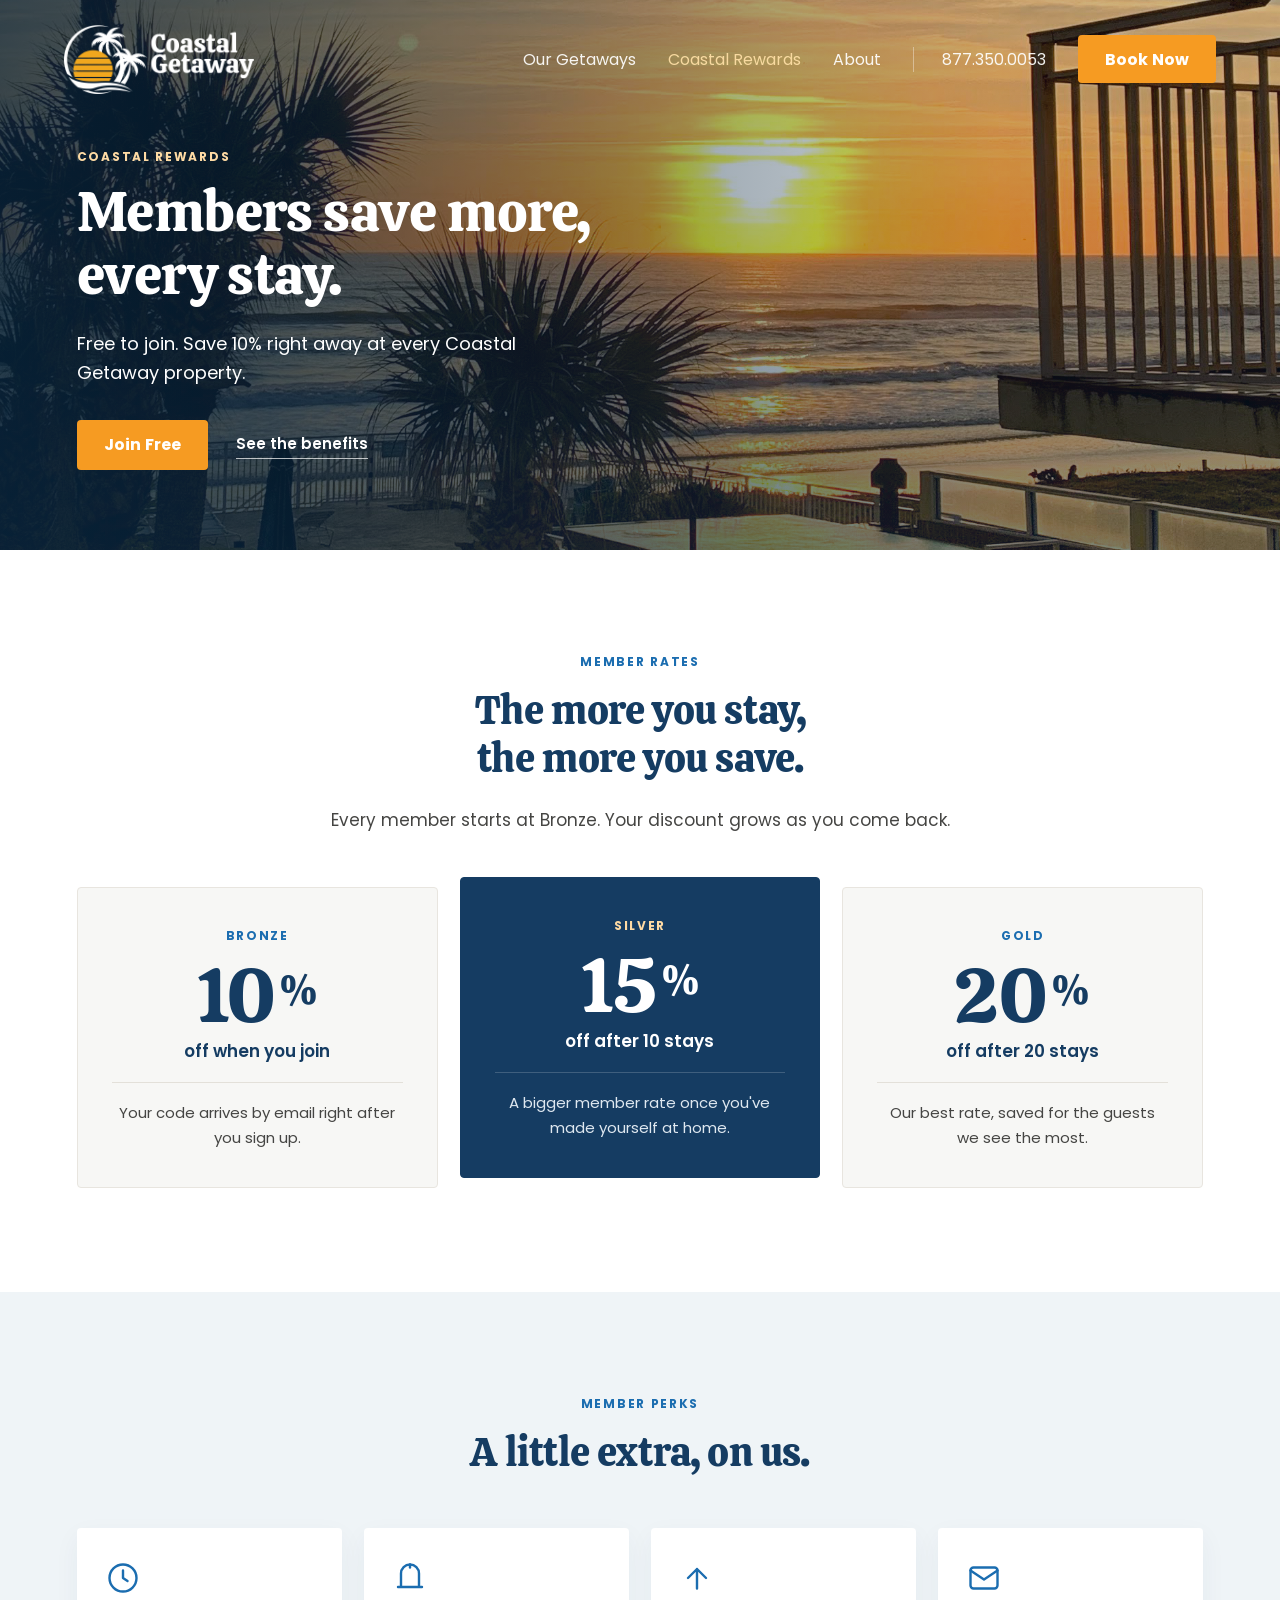
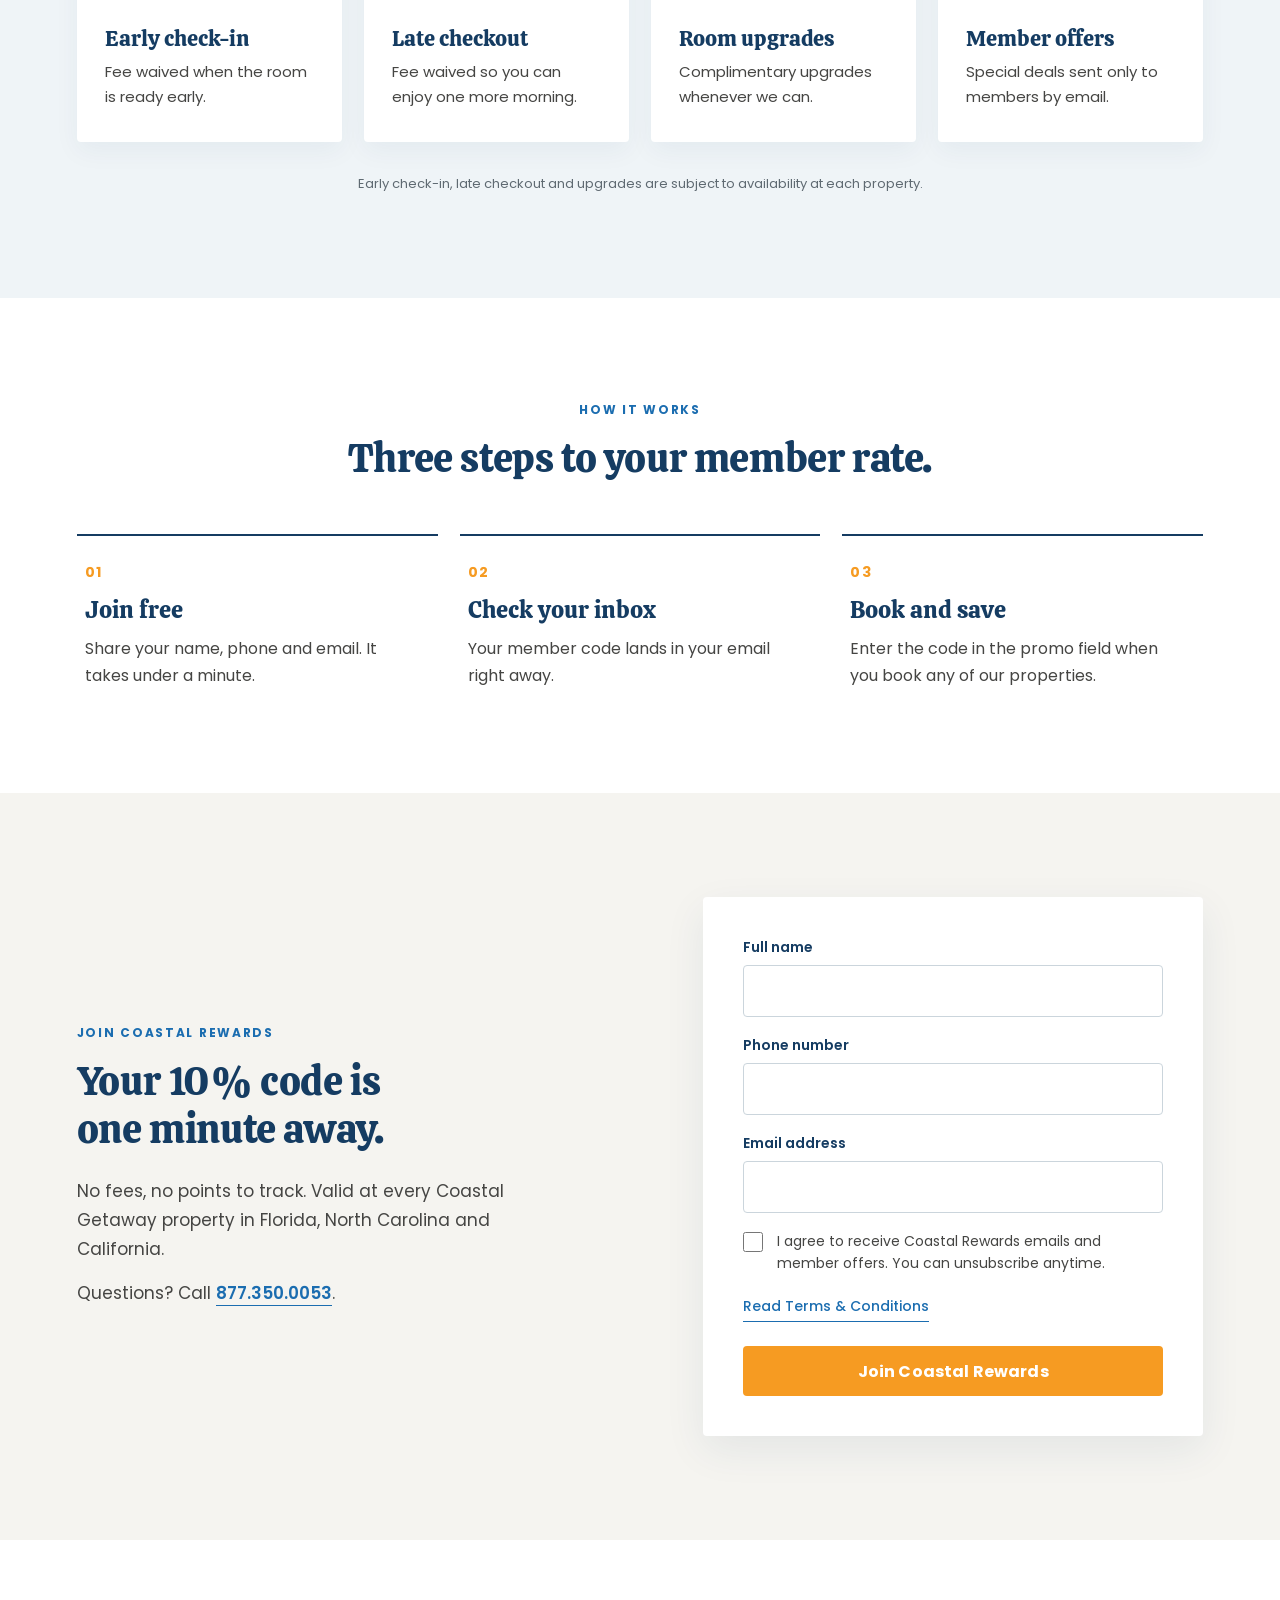
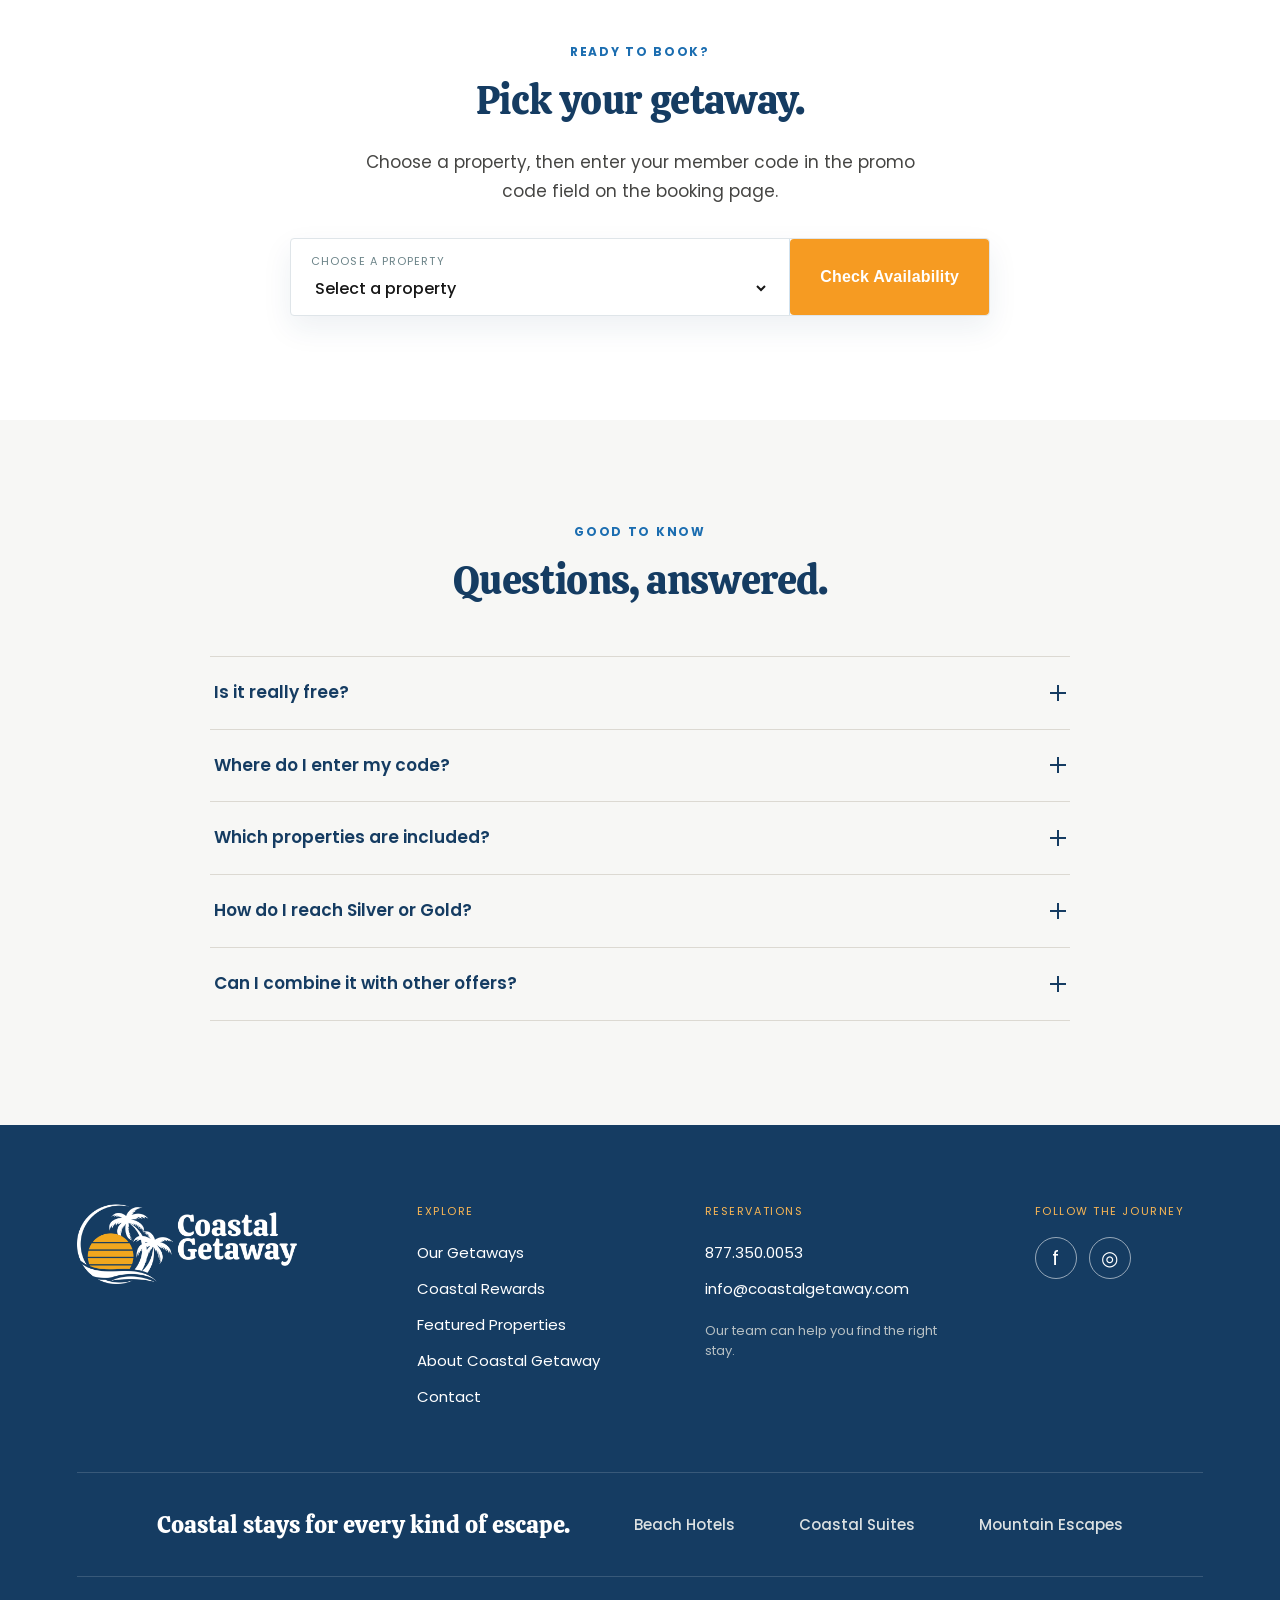
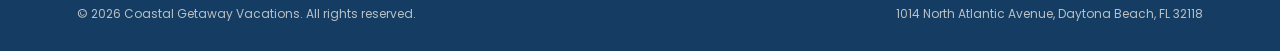
<file: coastal-rewards/index.html>
<!doctype html>
<html lang="en">
<head>
  <meta charset="utf-8" />
  <meta name="viewport" content="width=device-width, initial-scale=1" />
  <title>Coastal Rewards | Coastal Getaway Vacations</title>
  <meta name="description" content="Join Coastal Rewards free and save 10% at every Coastal Getaway property. Move up to 15% and 20% off as you stay more." />
  <meta property="og:type" content="website" />
  <meta property="og:title" content="Coastal Rewards: save 10% on your next getaway" />
  <meta property="og:description" content="Free to join. Member rates, early check-in, late checkout and upgrades when available, at every Coastal Getaway property." />
  <meta property="og:image" content="../assets/category-image-not-found.jpg" />
  <meta name="twitter:card" content="summary_large_image" />
  <link rel="preconnect" href="https://fonts.googleapis.com" />
  <link rel="preconnect" href="https://fonts.gstatic.com" crossorigin />
  <link href="https://fonts.googleapis.com/css2?family=Calistoga&family=Poppins:wght@400;500;600;700&display=swap" rel="stylesheet" />
  <link rel="stylesheet" href="../styles.css" />
  <link rel="stylesheet" href="terms.css" />
</head>
<body class="rewards-page">
  <header class="site-header" data-header>
    <a class="brand" href="../index.html" aria-label="Coastal Getaway home"><img src="../assets/coastal-getaway-logo.png" alt="Coastal Getaway" /></a>
    <button class="menu-toggle" type="button" aria-label="Open menu" aria-expanded="false" data-menu-toggle><span></span><span></span></button>
    <nav class="site-nav" data-nav aria-label="Main navigation">
      <a href="../getaways/">Our Getaways</a>
      <a href="./" aria-current="page">Coastal Rewards</a>
      <a href="../about.html">About</a>
      <a class="nav-phone" href="tel:18773500053">877.350.0053</a>
      <a class="button button-small" href="#book">Book Now</a>
    </nav>
  </header>

  <main id="top">
    <section class="rewards-hero" aria-labelledby="rewards-title">
      <img src="../assets/category-image-not-found.jpg" alt="Sunset over the beach at a Coastal Getaway property" />
      <div class="rewards-hero-shade"></div>
      <div class="rewards-hero-inner">
        <p class="about-kicker">Coastal Rewards</p>
        <h1 id="rewards-title">Members save more, <br />every stay.</h1>
        <p>Free to join. Save 10% right away at every Coastal Getaway property.</p>
        <div class="rewards-hero-actions">
          <a class="button" href="#join">Join Free</a>
          <a class="rewards-hero-link" href="#tiers">See the benefits</a>
        </div>
      </div>
    </section>

    <section class="rewards-tiers section" id="tiers" aria-labelledby="tiers-title">
      <div class="rewards-inner">
        <div class="rewards-heading reveal">
          <p class="about-kicker">Member rates</p>
          <h2 id="tiers-title">The more you stay, <br />the more you save.</h2>
          <p>Every member starts at Bronze. Your discount grows as you come back.</p>
        </div>
        <div class="tier-grid">
          <article class="tier-card reveal">
            <p class="tier-name">Bronze</p>
            <p class="tier-rate">10<span>%</span></p>
            <p class="tier-rule">off when you join</p>
            <p class="tier-note">Your code arrives by email right after you sign up.</p>
          </article>
          <article class="tier-card tier-card-featured reveal reveal-delay">
            <p class="tier-name">Silver</p>
            <p class="tier-rate">15<span>%</span></p>
            <p class="tier-rule">off after 10 stays</p>
            <p class="tier-note">A bigger member rate once you've made yourself at home.</p>
          </article>
          <article class="tier-card reveal reveal-delay-2">
            <p class="tier-name">Gold</p>
            <p class="tier-rate">20<span>%</span></p>
            <p class="tier-rule">off after 20 stays</p>
            <p class="tier-note">Our best rate, saved for the guests we see the most.</p>
          </article>
        </div>
      </div>
    </section>

    <section class="rewards-perks section" aria-labelledby="perks-title">
      <div class="rewards-inner">
        <div class="rewards-heading reveal">
          <p class="about-kicker">Member perks</p>
          <h2 id="perks-title">A little extra, on us.</h2>
        </div>
        <div class="perk-grid">
          <div class="perk reveal">
            <svg viewBox="0 0 24 24" aria-hidden="true"><circle cx="12" cy="12" r="9"/><path d="M12 7v5l3 2"/></svg>
            <h3>Early check-in</h3><p>Fee waived when the room is ready early.</p>
          </div>
          <div class="perk reveal reveal-delay">
            <svg viewBox="0 0 24 24" aria-hidden="true"><path d="M4 18h16M6 18V9a6 6 0 0 1 12 0v9"/><path d="M12 3v2"/></svg>
            <h3>Late checkout</h3><p>Fee waived so you can enjoy one more morning.</p>
          </div>
          <div class="perk reveal reveal-delay-2">
            <svg viewBox="0 0 24 24" aria-hidden="true"><path d="M12 19V6M6 12l6-6 6 6"/></svg>
            <h3>Room upgrades</h3><p>Complimentary upgrades whenever we can.</p>
          </div>
          <div class="perk reveal">
            <svg viewBox="0 0 24 24" aria-hidden="true"><rect x="3" y="5" width="18" height="14" rx="2"/><path d="m3 7 9 6 9-6"/></svg>
            <h3>Member offers</h3><p>Special deals sent only to members by email.</p>
          </div>
        </div>
        <p class="perk-footnote reveal">Early check-in, late checkout and upgrades are subject to availability at each property.</p>
      </div>
    </section>

    <section class="rewards-steps section" aria-labelledby="steps-title">
      <div class="rewards-inner">
        <div class="rewards-heading reveal">
          <p class="about-kicker">How it works</p>
          <h2 id="steps-title">Three steps to your member rate.</h2>
        </div>
        <ol class="step-list">
          <li class="reveal"><span>01</span><h3>Join free</h3><p>Share your name, phone and email. It takes under a minute.</p></li>
          <li class="reveal reveal-delay"><span>02</span><h3>Check your inbox</h3><p>Your member code lands in your email right away.</p></li>
          <li class="reveal reveal-delay-2"><span>03</span><h3>Book and save</h3><p>Enter the code in the promo field when you book any of our properties.</p></li>
        </ol>
      </div>
    </section>

    <section class="rewards-join section" id="join" aria-labelledby="join-title">
      <div class="rewards-join-inner">
        <div class="rewards-join-copy reveal">
          <p class="about-kicker">Join Coastal Rewards</p>
          <h2 id="join-title">Your 10% code is <br />one minute away.</h2>
          <p>No fees, no points to track. Valid at every Coastal Getaway property in Florida, North Carolina and California.</p>
          <p class="rewards-join-help">Questions? Call <a href="tel:18773500053">877.350.0053</a>.</p>
        </div>
        <div class="rewards-form-card reveal">
          <form class="rewards-form" data-rewards-form novalidate>
            <label>Full name<input name="your-name" type="text" autocomplete="name" required /><small class="field-error" aria-live="polite"></small></label>
            <label>Phone number<input name="your-phone" type="tel" autocomplete="tel" inputmode="tel" required /><small class="field-error" aria-live="polite"></small></label>
            <label>Email address<input name="your-email" type="email" autocomplete="email" required /><small class="field-error" aria-live="polite"></small></label>
            <label class="rewards-consent"><input name="your-consent" type="checkbox" required /><span>I agree to receive Coastal Rewards emails and member offers. You can unsubscribe anytime.</span><small class="field-error" aria-live="polite"></small></label>
            <button class="rewards-terms-link" type="button" data-terms-open aria-haspopup="dialog" aria-controls="rewards-terms">Read Terms &amp; Conditions</button>
            <button class="button" type="submit">Join Coastal Rewards</button>
          </form>
          <div class="rewards-success" data-rewards-success hidden tabindex="-1">
            <svg viewBox="0 0 24 24" aria-hidden="true"><circle cx="12" cy="12" r="10"/><path d="m7.5 12.5 3 3 6-6.5"/></svg>
            <h3>You're in.</h3>
            <p>Check your inbox for your member code. If it's not there in a few minutes, look in your spam folder.</p>
            <a class="button" href="#book">Book with your code</a>
          </div>
        </div>
      </div>
    </section>

    <section class="rewards-book section" id="book" aria-labelledby="book-title">
      <div class="rewards-book-inner reveal">
        <p class="about-kicker">Ready to book?</p>
        <h2 id="book-title">Pick your getaway.</h2>
        <p>Choose a property, then enter your member code in the promo code field on the booking page.</p>
        <form class="booking-bar rewards-booking" data-booking-form>
          <label class="booking-field"><span>Choose a property</span><select aria-label="Choose a property" required><option value="" disabled selected>Select a property</option><optgroup label="Florida"><option value="FCy8xD">Island House · N. Redington Beach</option><option value="ivsspZ">Malibu Resort Motel · N. Redington Beach</option><option value="TorgMC">Blind Pass Resort · St. Pete Beach</option><option value="cJt1yj">Sea Shells Beach Club · Daytona Beach</option></optgroup><optgroup label="North Carolina"><option value="Cobncr">The Pineola · Newland</option><option value="hVAbiq">Coastal Suites · Wilmington</option></optgroup><optgroup label="California"><option value="onETkp">Patriots Boutique Motel · San Clemente</option><option value="mWqHnP">Bluebird Day Inn &amp; Suites · S. Lake Tahoe</option></optgroup></select></label>
          <button class="button" type="submit">Check Availability</button>
        </form>
      </div>
    </section>

    <section class="rewards-faq section" aria-labelledby="faq-title">
      <div class="rewards-faq-inner">
        <div class="rewards-heading reveal">
          <p class="about-kicker">Good to know</p>
          <h2 id="faq-title">Questions, answered.</h2>
        </div>
        <div class="faq-list reveal" data-faq>
          <div class="faq-item"><h3><button type="button" aria-expanded="false">Is it really free?<span aria-hidden="true"></span></button></h3><div class="faq-panel" hidden><p>Yes. Joining Coastal Rewards costs nothing and there is no annual fee.</p></div></div>
          <div class="faq-item"><h3><button type="button" aria-expanded="false">Where do I enter my code?<span aria-hidden="true"></span></button></h3><div class="faq-panel" hidden><p>Pick your property above and enter the code in the promo code field on the booking page before you pay.</p></div></div>
          <div class="faq-item"><h3><button type="button" aria-expanded="false">Which properties are included?<span aria-hidden="true"></span></button></h3><div class="faq-panel" hidden><p>Every property in the Coastal Getaway collection. See them all on <a href="../getaways/">Our Getaways</a>.</p></div></div>
          <div class="faq-item"><h3><button type="button" aria-expanded="false">How do I reach Silver or Gold?<span aria-hidden="true"></span></button></h3><div class="faq-panel" hidden><p>We keep track of your stays. When you reach 10 or 20 stays, we'll email you a new code for your higher rate.</p></div></div>
          <div class="faq-item"><h3><button type="button" aria-expanded="false">Can I combine it with other offers?<span aria-hidden="true"></span></button></h3><div class="faq-panel" hidden><p>Member rates usually can't be combined with other promotions. Terms can vary by property and dates.</p></div></div>
        </div>
      </div>
    </section>
  </main>

  <footer class="site-footer"><div class="footer-top"><a class="brand footer-brand" href="../index.html"><img src="../assets/coastal-getaway-logo.png" alt="Coastal Getaway" /></a><div class="footer-column"><p class="footer-label">Explore</p><a href="../getaways/">Our Getaways</a><a href="./">Coastal Rewards</a><a href="../index.html#properties">Featured Properties</a><a href="../about.html">About Coastal Getaway</a><a href="../about.html#contact">Contact</a></div><div class="footer-column"><p class="footer-label">Reservations</p><a href="tel:18773500053">877.350.0053</a><a href="mailto:info@coastalgetaway.com">info@coastalgetaway.com</a><span>Our team can help you find the right stay.</span></div><div class="footer-social"><p class="footer-label">Follow the journey</p><div><a href="https://www.facebook.com/coastalgetawayvacations" aria-label="Facebook">f</a><a href="https://www.instagram.com/coastalgetawayvacations/" aria-label="Instagram">◎</a></div></div></div><div class="footer-family"><span>Coastal stays for every kind of escape.</span><a href="../getaways/?category=beach">Beach Hotels</a><a href="../getaways/?category=suites">Coastal Suites</a><a href="../getaways/?category=mountain">Mountain Escapes</a></div><div class="footer-bottom"><span>© 2026 Coastal Getaway Vacations. All rights reserved.</span><span>1014 North Atlantic Avenue, Daytona Beach, FL 32118</span></div></footer>
  <dialog id="rewards-terms" class="rewards-terms-dialog" aria-labelledby="rewards-terms-title">
    <div class="rewards-terms-header">
      <h2 id="rewards-terms-title">Coastal Rewards<br />Terms &amp; Conditions</h2>
      <button type="button" class="rewards-terms-close" data-terms-close aria-label="Close terms and conditions" autofocus>×</button>
    </div>
    <div class="rewards-terms-body" tabindex="0" aria-label="Terms content">
      <!-- DRAFT CONTENT: replace this entire block with Jed's approved program terms before launch. -->
      <p class="rewards-terms-pending"><strong>Draft for review only.</strong> This sample wording is based on the proposed Coastal Rewards program. It is not the final program policy and will be replaced with Coastal Getaway's approved terms.</p>

      <h3>1. Free membership</h3>
      <p>Coastal Rewards is intended to be free to join, with no annual membership fee. Sign up using your name, phone number, and a valid email address so the team can send your member code and program information.</p>

      <h3>2. Membership levels</h3>
      <p>The proposed member discounts shown on this website are Bronze: 10% off upon joining; Silver: 15% off after 10 stays; and Gold: 20% off after 20 stays. The final terms will define qualifying stays, how stays are counted, and when an upgraded rate becomes available.</p>

      <h3>3. Receiving and using your code</h3>
      <p>Once the signup service is connected, members will receive a promo code by email. Choose a property and enter your code in its Cloudbeds booking engine before confirming your reservation. Check that the discount appears in the booking total before completing payment.</p>

      <h3>4. Eligible properties and rates</h3>
      <p>The program is intended for the Coastal Getaway collection. Eligible room types, travel dates, rate plans, exclusions, and any code expiry will be confirmed in the final program terms and the offer supplied with your code. Review the rate and conditions displayed by the selected hotel before booking.</p>

      <h3>5. Member perks</h3>
      <p>Proposed benefits include waived early check-in and late checkout fees, complimentary room upgrades, and member offers. Early check-in, late checkout, and upgrades depend on availability at the individual property and are not guaranteed.</p>

      <h3>6. Other offers</h3>
      <p>The final terms will confirm whether a member discount can be combined with another promotion. Do not assume that multiple discounts can be applied to the same booking; check the conditions provided with each offer.</p>

      <h3>7. Reservation conditions</h3>
      <p>Review the individual hotel's payment, deposit, cancellation, refund, and no-show conditions before confirming your stay. This draft does not change the conditions attached to a reservation or promise a refund.</p>

      <h3>8. Email preferences and personal information</h3>
      <p>The signup form requests permission to send Coastal Rewards emails and member offers. The final program terms and privacy information will explain how member details are handled and how to manage email preferences.</p>

      <h3>9. Questions about the program</h3>
      <p>For confirmation of benefits or help with a member code, contact Coastal Getaway at <a href="mailto:info@coastalgetaway.com">info@coastalgetaway.com</a> or <a href="tel:18773500053">877.350.0053</a>.</p>
    </div>
    <div class="rewards-terms-footer"><button class="button" type="button" data-terms-close>Close</button></div>
  </dialog>
  <script src="../script.js"></script>
  <script src="terms.js"></script>
</body>
</html>
</file>
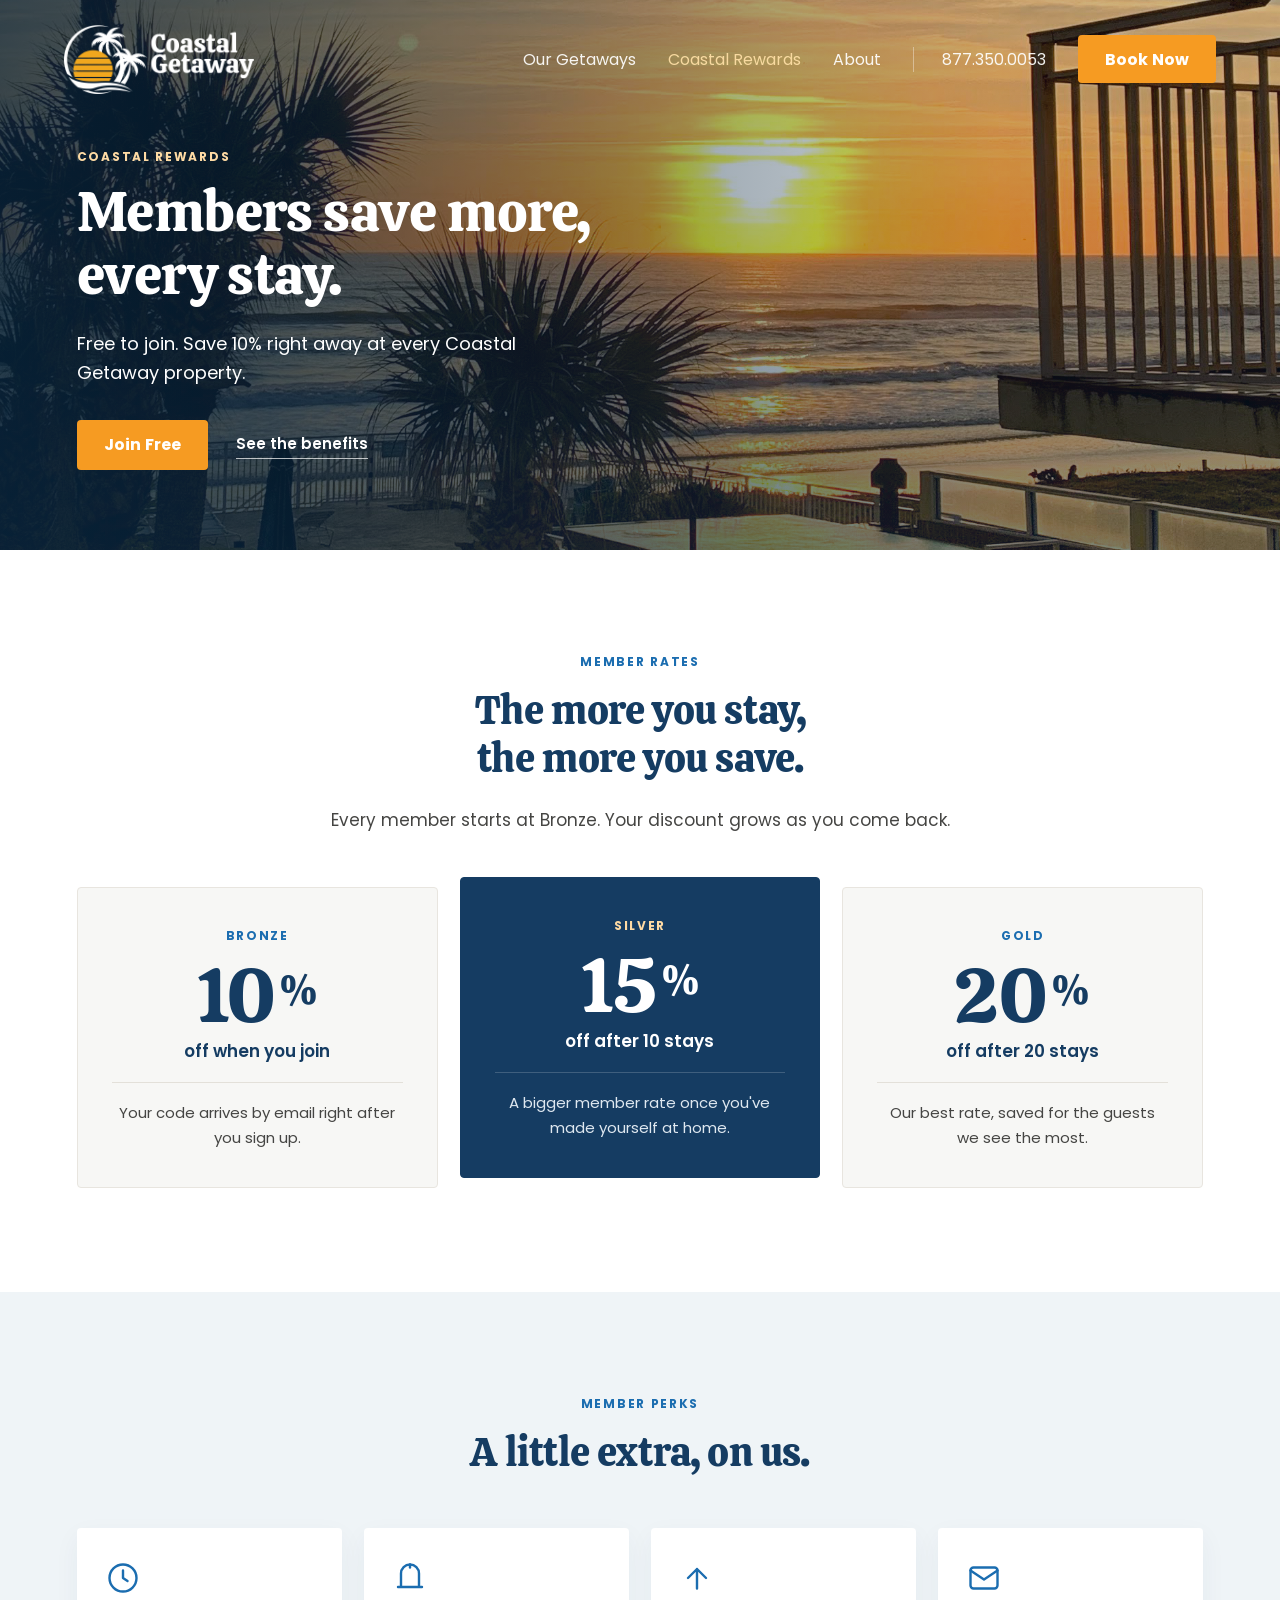
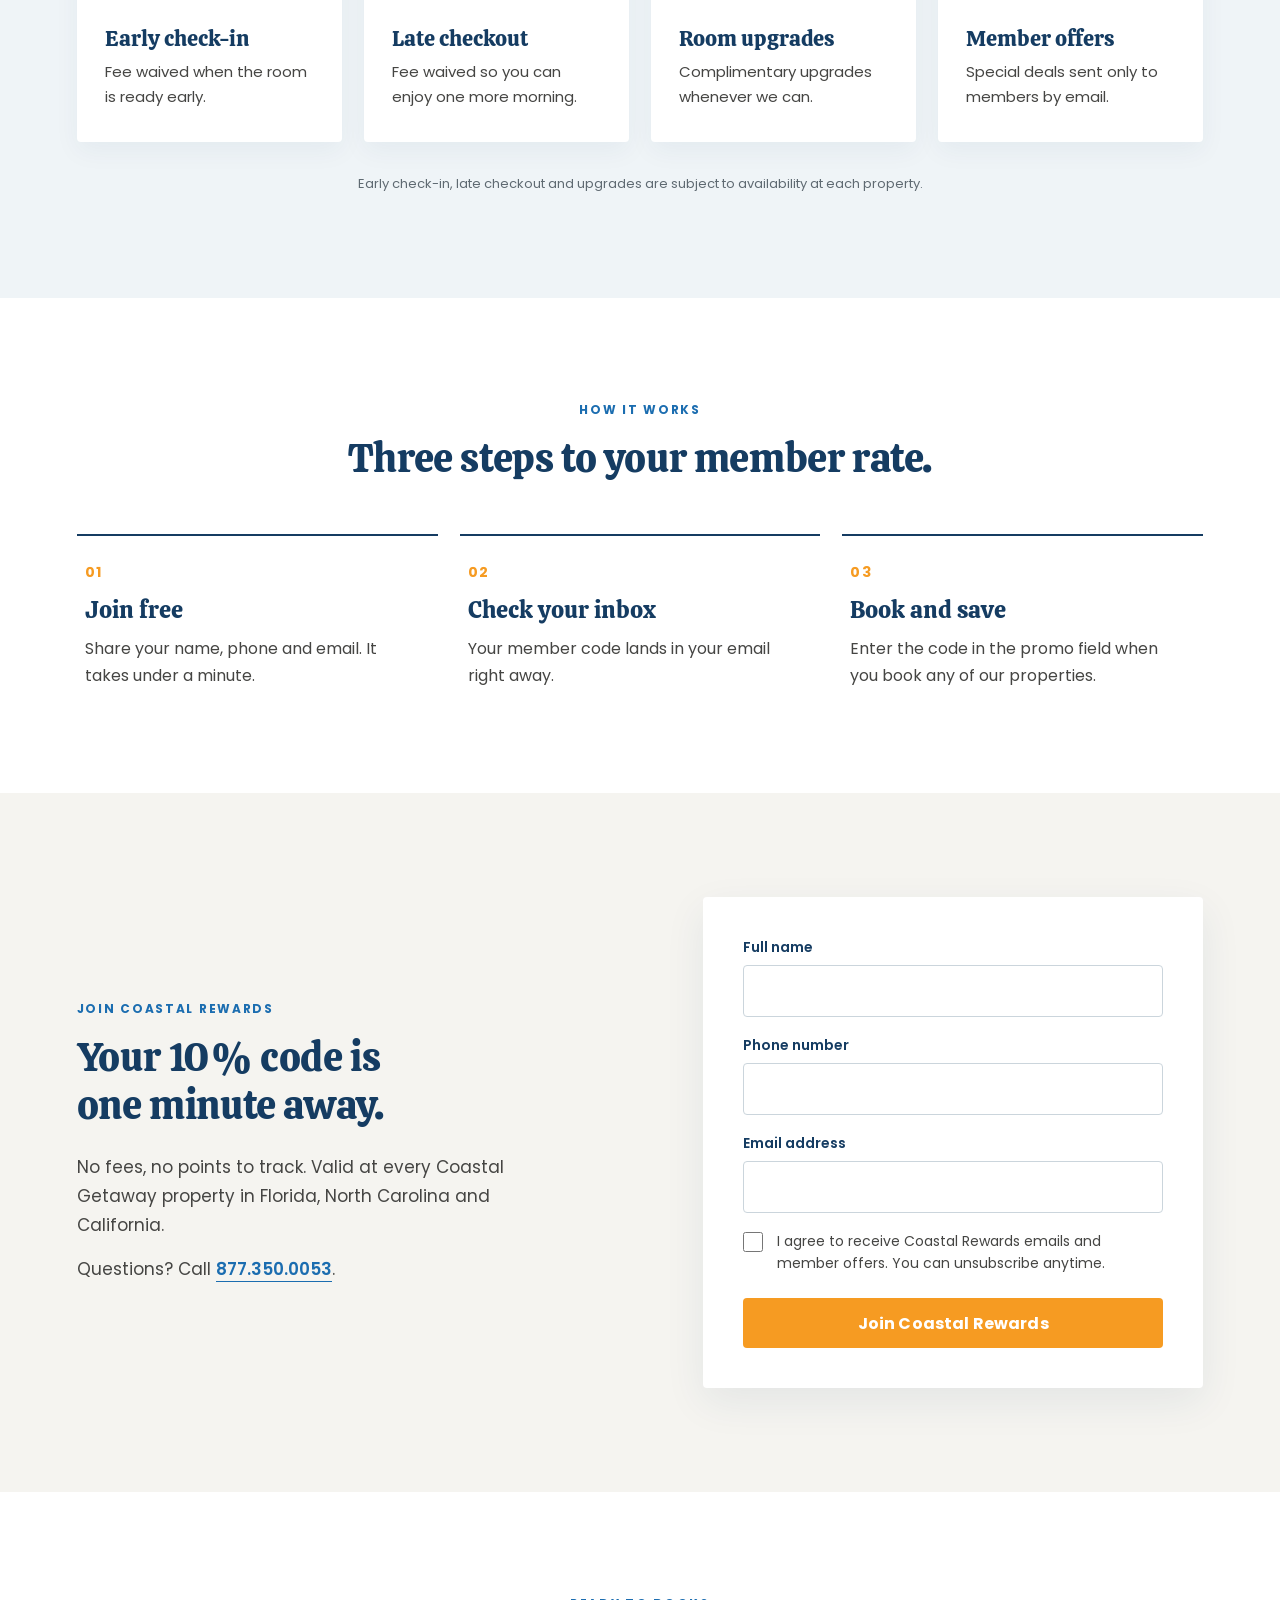
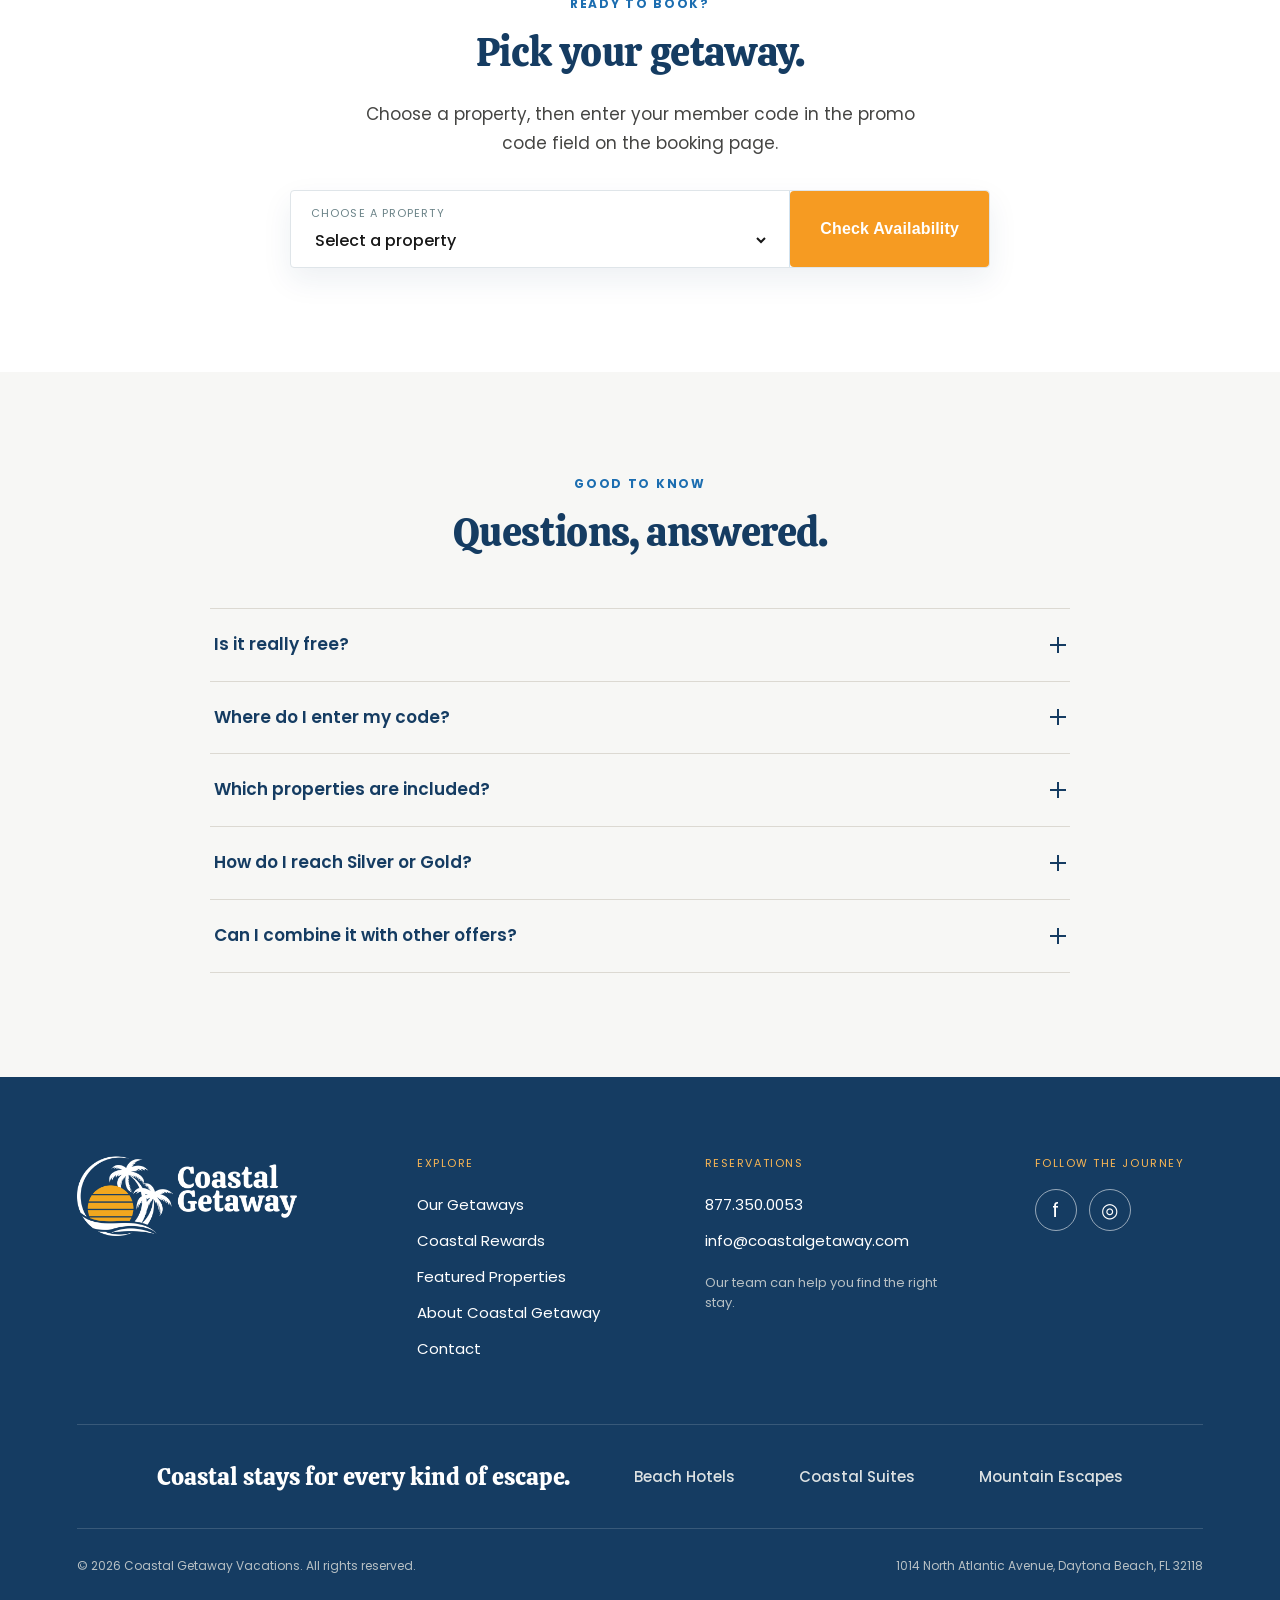
<file: coastal-rewards.html>
<!doctype html>
<html lang="en">
<head>
  <meta charset="utf-8" />
  <meta name="viewport" content="width=device-width, initial-scale=1" />
  <title>Coastal Rewards | Coastal Getaway Vacations</title>
  <meta name="description" content="Join Coastal Rewards free and save 10% at every Coastal Getaway property. Move up to 15% and 20% off as you stay more." />
  <meta property="og:type" content="website" />
  <meta property="og:title" content="Coastal Rewards: save 10% on your next getaway" />
  <meta property="og:description" content="Free to join. Member rates, early check-in, late checkout and upgrades when available, at every Coastal Getaway property." />
  <meta property="og:image" content="../assets/category-image-not-found.jpg" />
  <meta name="twitter:card" content="summary_large_image" />
  <link rel="preconnect" href="https://fonts.googleapis.com" />
  <link rel="preconnect" href="https://fonts.gstatic.com" crossorigin />
  <link href="https://fonts.googleapis.com/css2?family=Calistoga&family=Poppins:wght@400;500;600;700&display=swap" rel="stylesheet" />
  <link rel="stylesheet" href="../styles.css" />
</head>
<body class="rewards-page">
  <header class="site-header" data-header>
    <a class="brand" href="../index.html" aria-label="Coastal Getaway home"><img src="../assets/coastal-getaway-logo.png" alt="Coastal Getaway" /></a>
    <button class="menu-toggle" type="button" aria-label="Open menu" aria-expanded="false" data-menu-toggle><span></span><span></span></button>
    <nav class="site-nav" data-nav aria-label="Main navigation">
      <a href="../getaways/">Our Getaways</a>
      <a href="./" aria-current="page">Coastal Rewards</a>
      <a href="../about.html">About</a>
      <a class="nav-phone" href="tel:18773500053">877.350.0053</a>
      <a class="button button-small" href="#book">Book Now</a>
    </nav>
  </header>

  <main id="top">
    <section class="rewards-hero" aria-labelledby="rewards-title">
      <img src="../assets/category-image-not-found.jpg" alt="Sunset over the beach at a Coastal Getaway property" />
      <div class="rewards-hero-shade"></div>
      <div class="rewards-hero-inner">
        <p class="about-kicker">Coastal Rewards</p>
        <h1 id="rewards-title">Members save more, <br />every stay.</h1>
        <p>Free to join. Save 10% right away at every Coastal Getaway property.</p>
        <div class="rewards-hero-actions">
          <a class="button" href="#join">Join Free</a>
          <a class="rewards-hero-link" href="#tiers">See the benefits</a>
        </div>
      </div>
    </section>

    <section class="rewards-tiers section" id="tiers" aria-labelledby="tiers-title">
      <div class="rewards-inner">
        <div class="rewards-heading reveal">
          <p class="about-kicker">Member rates</p>
          <h2 id="tiers-title">The more you stay, <br />the more you save.</h2>
          <p>Every member starts at Bronze. Your discount grows as you come back.</p>
        </div>
        <div class="tier-grid">
          <article class="tier-card reveal">
            <p class="tier-name">Bronze</p>
            <p class="tier-rate">10<span>%</span></p>
            <p class="tier-rule">off when you join</p>
            <p class="tier-note">Your code arrives by email right after you sign up.</p>
          </article>
          <article class="tier-card tier-card-featured reveal reveal-delay">
            <p class="tier-name">Silver</p>
            <p class="tier-rate">15<span>%</span></p>
            <p class="tier-rule">off after 10 stays</p>
            <p class="tier-note">A bigger member rate once you've made yourself at home.</p>
          </article>
          <article class="tier-card reveal reveal-delay-2">
            <p class="tier-name">Gold</p>
            <p class="tier-rate">20<span>%</span></p>
            <p class="tier-rule">off after 20 stays</p>
            <p class="tier-note">Our best rate, saved for the guests we see the most.</p>
          </article>
        </div>
      </div>
    </section>

    <section class="rewards-perks section" aria-labelledby="perks-title">
      <div class="rewards-inner">
        <div class="rewards-heading reveal">
          <p class="about-kicker">Member perks</p>
          <h2 id="perks-title">A little extra, on us.</h2>
        </div>
        <div class="perk-grid">
          <div class="perk reveal">
            <svg viewBox="0 0 24 24" aria-hidden="true"><circle cx="12" cy="12" r="9"/><path d="M12 7v5l3 2"/></svg>
            <h3>Early check-in</h3><p>Fee waived when the room is ready early.</p>
          </div>
          <div class="perk reveal reveal-delay">
            <svg viewBox="0 0 24 24" aria-hidden="true"><path d="M4 18h16M6 18V9a6 6 0 0 1 12 0v9"/><path d="M12 3v2"/></svg>
            <h3>Late checkout</h3><p>Fee waived so you can enjoy one more morning.</p>
          </div>
          <div class="perk reveal reveal-delay-2">
            <svg viewBox="0 0 24 24" aria-hidden="true"><path d="M12 19V6M6 12l6-6 6 6"/></svg>
            <h3>Room upgrades</h3><p>Complimentary upgrades whenever we can.</p>
          </div>
          <div class="perk reveal">
            <svg viewBox="0 0 24 24" aria-hidden="true"><rect x="3" y="5" width="18" height="14" rx="2"/><path d="m3 7 9 6 9-6"/></svg>
            <h3>Member offers</h3><p>Special deals sent only to members by email.</p>
          </div>
        </div>
        <p class="perk-footnote reveal">Early check-in, late checkout and upgrades are subject to availability at each property.</p>
      </div>
    </section>

    <section class="rewards-steps section" aria-labelledby="steps-title">
      <div class="rewards-inner">
        <div class="rewards-heading reveal">
          <p class="about-kicker">How it works</p>
          <h2 id="steps-title">Three steps to your member rate.</h2>
        </div>
        <ol class="step-list">
          <li class="reveal"><span>01</span><h3>Join free</h3><p>Share your name, phone and email. It takes under a minute.</p></li>
          <li class="reveal reveal-delay"><span>02</span><h3>Check your inbox</h3><p>Your member code lands in your email right away.</p></li>
          <li class="reveal reveal-delay-2"><span>03</span><h3>Book and save</h3><p>Enter the code in the promo field when you book any of our properties.</p></li>
        </ol>
      </div>
    </section>

    <section class="rewards-join section" id="join" aria-labelledby="join-title">
      <div class="rewards-join-inner">
        <div class="rewards-join-copy reveal">
          <p class="about-kicker">Join Coastal Rewards</p>
          <h2 id="join-title">Your 10% code is <br />one minute away.</h2>
          <p>No fees, no points to track. Valid at every Coastal Getaway property in Florida, North Carolina and California.</p>
          <p class="rewards-join-help">Questions? Call <a href="tel:18773500053">877.350.0053</a>.</p>
        </div>
        <div class="rewards-form-card reveal">
          <form class="rewards-form" data-rewards-form novalidate>
            <label>Full name<input name="your-name" type="text" autocomplete="name" required /><small class="field-error" aria-live="polite"></small></label>
            <label>Phone number<input name="your-phone" type="tel" autocomplete="tel" inputmode="tel" required /><small class="field-error" aria-live="polite"></small></label>
            <label>Email address<input name="your-email" type="email" autocomplete="email" required /><small class="field-error" aria-live="polite"></small></label>
            <label class="rewards-consent"><input name="your-consent" type="checkbox" required /><span>I agree to receive Coastal Rewards emails and member offers. You can unsubscribe anytime.</span><small class="field-error" aria-live="polite"></small></label>
            <button class="button" type="submit">Join Coastal Rewards</button>
          </form>
          <div class="rewards-success" data-rewards-success hidden tabindex="-1">
            <svg viewBox="0 0 24 24" aria-hidden="true"><circle cx="12" cy="12" r="10"/><path d="m7.5 12.5 3 3 6-6.5"/></svg>
            <h3>You're in.</h3>
            <p>Check your inbox for your member code. If it's not there in a few minutes, look in your spam folder.</p>
            <a class="button" href="#book">Book with your code</a>
          </div>
        </div>
      </div>
    </section>

    <section class="rewards-book section" id="book" aria-labelledby="book-title">
      <div class="rewards-book-inner reveal">
        <p class="about-kicker">Ready to book?</p>
        <h2 id="book-title">Pick your getaway.</h2>
        <p>Choose a property, then enter your member code in the promo code field on the booking page.</p>
        <form class="booking-bar rewards-booking" data-booking-form>
          <label class="booking-field"><span>Choose a property</span><select aria-label="Choose a property" required><option value="" disabled selected>Select a property</option><optgroup label="Florida"><option value="FCy8xD">Island House · N. Redington Beach</option><option value="ivsspZ">Malibu Resort Motel · N. Redington Beach</option><option value="TorgMC">Blind Pass Resort · St. Pete Beach</option><option value="cJt1yj">Sea Shells Beach Club · Daytona Beach</option></optgroup><optgroup label="North Carolina"><option value="Cobncr">The Pineola · Newland</option><option value="hVAbiq">Coastal Suites · Wilmington</option></optgroup><optgroup label="California"><option value="onETkp">Patriots Boutique Motel · San Clemente</option><option value="mWqHnP">Bluebird Day Inn &amp; Suites · S. Lake Tahoe</option></optgroup></select></label>
          <button class="button" type="submit">Check Availability</button>
        </form>
      </div>
    </section>

    <section class="rewards-faq section" aria-labelledby="faq-title">
      <div class="rewards-faq-inner">
        <div class="rewards-heading reveal">
          <p class="about-kicker">Good to know</p>
          <h2 id="faq-title">Questions, answered.</h2>
        </div>
        <div class="faq-list reveal" data-faq>
          <div class="faq-item"><h3><button type="button" aria-expanded="false">Is it really free?<span aria-hidden="true"></span></button></h3><div class="faq-panel" hidden><p>Yes. Joining Coastal Rewards costs nothing and there is no annual fee.</p></div></div>
          <div class="faq-item"><h3><button type="button" aria-expanded="false">Where do I enter my code?<span aria-hidden="true"></span></button></h3><div class="faq-panel" hidden><p>Pick your property above and enter the code in the promo code field on the booking page before you pay.</p></div></div>
          <div class="faq-item"><h3><button type="button" aria-expanded="false">Which properties are included?<span aria-hidden="true"></span></button></h3><div class="faq-panel" hidden><p>Every property in the Coastal Getaway collection. See them all on <a href="../getaways/">Our Getaways</a>.</p></div></div>
          <div class="faq-item"><h3><button type="button" aria-expanded="false">How do I reach Silver or Gold?<span aria-hidden="true"></span></button></h3><div class="faq-panel" hidden><p>We keep track of your stays. When you reach 10 or 20 stays, we'll email you a new code for your higher rate.</p></div></div>
          <div class="faq-item"><h3><button type="button" aria-expanded="false">Can I combine it with other offers?<span aria-hidden="true"></span></button></h3><div class="faq-panel" hidden><p>Member rates usually can't be combined with other promotions. Terms can vary by property and dates.</p></div></div>
        </div>
      </div>
    </section>
  </main>

  <footer class="site-footer"><div class="footer-top"><a class="brand footer-brand" href="../index.html"><img src="../assets/coastal-getaway-logo.png" alt="Coastal Getaway" /></a><div class="footer-column"><p class="footer-label">Explore</p><a href="../getaways/">Our Getaways</a><a href="./">Coastal Rewards</a><a href="../index.html#properties">Featured Properties</a><a href="../about.html">About Coastal Getaway</a><a href="../about.html#contact">Contact</a></div><div class="footer-column"><p class="footer-label">Reservations</p><a href="tel:18773500053">877.350.0053</a><a href="mailto:info@coastalgetaway.com">info@coastalgetaway.com</a><span>Our team can help you find the right stay.</span></div><div class="footer-social"><p class="footer-label">Follow the journey</p><div><a href="https://www.facebook.com/coastalgetawayvacations" aria-label="Facebook">f</a><a href="https://www.instagram.com/coastalgetawayvacations/" aria-label="Instagram">◎</a></div></div></div><div class="footer-family"><span>Coastal stays for every kind of escape.</span><a href="../getaways/?category=beach">Beach Hotels</a><a href="../getaways/?category=suites">Coastal Suites</a><a href="../getaways/?category=mountain">Mountain Escapes</a></div><div class="footer-bottom"><span>© 2026 Coastal Getaway Vacations. All rights reserved.</span><span>1014 North Atlantic Avenue, Daytona Beach, FL 32118</span></div></footer>
  <script src="../script.js"></script>
</body>
</html>
</file>
<file: styles.css>
:root{--navy:#063745;--ink:#123e4b;--teal:#0a9aaa;--coral:#f4775d;--sand:#f8f3ea;--white:#fff;--line:rgba(6,55,69,.18);--serif:'Playfair Display',Georgia,serif;--sans:'DM Sans',Arial,sans-serif}*{box-sizing:border-box}html{scroll-behavior:smooth}body{margin:0;color:var(--ink);font-family:var(--sans);background:#fff}a{color:inherit;text-decoration:none}img{display:block;width:100%;object-fit:cover}.site-header{position:absolute;z-index:10;top:0;left:0;width:100%;display:flex;align-items:center;justify-content:space-between;padding:24px clamp(24px,5vw,76px);color:#fff;transition:.35s}.site-header.scrolled{position:fixed;background:rgba(27,109,176,.96);padding-top:14px;padding-bottom:14px;box-shadow:0 8px 30px #1B6DB020}.brand img{width:190px;height:auto;object-fit:contain}.site-nav{display:flex;align-items:center;gap:30px;font-size:13px}.site-nav>a:not(.button){opacity:.92}.nav-phone{padding-left:28px;border-left:1px solid #ffffff66}.button{display:inline-flex;gap:14px;align-items:center;justify-content:center;border:0;background:var(--coral);color:#fff;padding:16px 23px;font-weight:700;font-size:13px;cursor:pointer;transition:.25s}.button:hover{background:#e35b43;transform:translateY(-2px)}.button-small{padding:12px 18px}.menu-toggle{display:none;background:none;border:0}.hero{min-height:760px;height:100vh;position:relative;display:flex;align-items:center;overflow:hidden;color:#fff}.hero-video{position:absolute;inset:0;width:100%;height:100%;object-fit:cover}.hero-overlay{position:absolute;inset:0;background:linear-gradient(90deg,rgba(2,37,48,.72),rgba(2,37,48,.1) 70%),linear-gradient(0deg,rgba(2,37,48,.3),transparent 35%)}.hero-content{position:relative;z-index:1;width:min(1180px,90%);margin:100px auto 0}.eyebrow{font-size:11px;letter-spacing:.16em;text-transform:uppercase;font-weight:700;color:var(--teal);margin:0 0 18px}.hero .eyebrow{color:#fff}.hero h1,h2{font-family:var(--serif);font-weight:600;line-height:1.05;margin:0}.hero h1{font-size:clamp(54px,7vw,102px);letter-spacing:-.04em}.hero h1 em,h2 em{font-weight:500;color:var(--coral);font-style:normal}.hero-copy{font-size:17px;max-width:430px;line-height:1.6}.booking-bar{background:#fff;color:var(--ink);display:flex;align-items:stretch;width:min(940px,100%);margin-top:36px;box-shadow:0 12px 35px #00273333}.booking-field{display:flex;flex-direction:column;justify-content:center;padding:14px 20px;min-width:190px;border-right:1px solid var(--line)}.booking-field span{font-size:10px;text-transform:uppercase;letter-spacing:.1em;color:#6b8388;margin-bottom:6px}.booking-field select,.booking-field input{border:0;color:var(--ink);font:500 14px var(--sans);outline:none;background:transparent}.booking-bar .button{margin:8px}.scroll-cue{position:absolute;bottom:28px;left:5%;display:flex;align-items:center;gap:14px;font-size:11px;letter-spacing:.08em;text-transform:uppercase}.scroll-cue i{width:42px;height:1px;background:#fff}.section{padding:clamp(78px,9vw,145px) max(24px,7vw)}.intro{display:grid;grid-template-columns:1fr 1fr;gap:clamp(40px,9vw,140px);max-width:1280px;margin:auto}.intro h2,.section-heading h2{font-size:clamp(40px,5vw,68px);letter-spacing:-.04em}.intro-copy{max-width:510px;font-size:17px;line-height:1.7}.text-link{display:inline-flex;align-items:center;gap:12px;text-transform:uppercase;letter-spacing:.1em;font-size:11px;font-weight:700;color:var(--teal);border-bottom:1px solid var(--teal);padding-bottom:8px;margin-top:14px}.text-link span{font-size:18px;line-height:10px}.feature-story{display:grid;grid-template-columns:1.2fr .8fr;align-items:center;gap:clamp(35px,8vw,130px);background:var(--sand)}.story-image img{height:650px}.story-copy{max-width:480px}.story-copy h2{font-size:clamp(45px,5vw,76px);margin-bottom:28px}.story-copy>p:not(.eyebrow){font-size:17px;line-height:1.7}.getaways{max-width:1440px;margin:auto}.section-heading{margin-bottom:55px}.category-grid{display:grid;grid-template-columns:1.1fr .9fr .9fr;gap:20px;align-items:start}.category-card{position:relative;height:460px;overflow:hidden}.category-card-tall{height:570px}.category-card-offset{margin-top:95px}.category-card img{height:100%;transition:transform .8s}.category-card:hover img{transform:scale(1.05)}.category-card:after{content:'';position:absolute;inset:0;background:linear-gradient(0deg,#003843b8,transparent 55%)}.category-card span{position:absolute;z-index:1;bottom:32px;left:30px;color:#fff;font:500 29px var(--serif)}.category-card i{font:normal 18px var(--sans);margin-left:20px}.properties{background:#f9faf9}.split-heading{display:flex;justify-content:space-between;align-items:end}.property-grid{display:grid;grid-template-columns:repeat(4,1fr);gap:26px}.property img{height:300px;margin-bottom:18px}.property-place{font-size:10px;letter-spacing:.12em;text-transform:uppercase;color:var(--teal);margin:0 0 6px}.property h3{font:600 24px var(--serif);margin:0}.property .text-link{margin-top:18px}.quote-section{text-align:center;background:var(--sand);padding-left:15%;padding-right:15%}.quote-section blockquote{font:500 clamp(30px,4vw,54px)/1.2 var(--serif);max-width:990px;margin:20px auto}.quote-author{font-size:12px;text-transform:uppercase;letter-spacing:.13em}.quote-author span{color:#f4a928;margin-left:15px}.cta{min-height:490px;position:relative;display:flex;align-items:center;overflow:hidden;color:#fff}.cta-image{position:absolute;inset:0;background:linear-gradient(90deg,#034c5be6,#034c5b35),url('https://images.unsplash.com/photo-1510414842594-a61c69b5ae57?auto=format&fit=crop&w=2200&q=85') center/cover}.cta-content{position:relative;z-index:1;width:min(1180px,90%);margin:auto}.cta .eyebrow{color:#fff}.cta h2{font-size:clamp(48px,6vw,84px);margin-bottom:30px}.site-footer{background:var(--navy);color:#fff;padding:62px max(24px,7vw) 26px}.footer-top{display:grid;grid-template-columns:2fr 1fr 1fr;gap:50px;padding-bottom:55px}.footer-top .brand img{max-width:210px}.footer-top>div{display:flex;flex-direction:column;gap:9px;font-size:14px}.footer-label{color:#70c8cf;text-transform:uppercase;letter-spacing:.14em;font-size:10px;margin:0 0 8px}.footer-bottom{border-top:1px solid #ffffff35;padding-top:22px;display:flex;justify-content:space-between;color:#b4d1d2;font-size:11px}.reveal{opacity:0;transform:translateY(28px);transition:opacity .75s ease,transform .75s ease}.reveal-left{transform:translateX(-35px)}.reveal-right{transform:translateX(35px)}.reveal.visible{opacity:1;transform:none}.reveal-delay{transition-delay:.12s}.reveal-delay-2{transition-delay:.24s}@media(max-width:900px){.site-header{padding:18px 24px}.brand img{width:155px}.menu-toggle{display:flex;flex-direction:column;gap:6px}.menu-toggle span{display:block;width:28px;height:2px;background:#fff}.site-nav{position:absolute;top:100%;right:20px;left:20px;display:none;flex-direction:column;align-items:stretch;background:var(--navy);padding:22px;gap:20px}.site-nav.open{display:flex}.nav-phone{border:0;padding:0}.hero{min-height:720px}.hero-content{margin-top:80px}.booking-bar{flex-wrap:wrap}.booking-field{flex:1 1 45%;min-width:0}.booking-bar .button{flex:1 1 100%}.intro,.feature-story{grid-template-columns:1fr}.story-image img{height:450px}.category-grid{grid-template-columns:1fr 1fr}.category-card-tall{height:460px}.category-card-offset{margin-top:0}.category-card:last-child{grid-column:1/-1;height:360px}.property-grid{grid-template-columns:1fr 1fr}.property img{height:260px}.footer-top{grid-template-columns:1fr 1fr}.footer-top .brand{grid-column:1/-1}}@media(max-width:560px){.hero h1{font-size:51px}.hero-copy{font-size:15px}.booking-field{flex:1 1 100%;border-right:0;border-bottom:1px solid var(--line)}.section{padding-top:80px;padding-bottom:80px}.intro h2,.section-heading h2{font-size:45px}.story-image img{height:330px}.category-grid,.property-grid{grid-template-columns:1fr}.category-card,.category-card-tall,.category-card:last-child{height:390px;grid-column:auto}.split-heading{display:block}.split-heading .text-link{margin-top:25px}.property img{height:300px}.footer-top{grid-template-columns:1fr}.footer-bottom{display:block;line-height:2}.footer-bottom span{display:block}}
:root{--navy:#1F2D33;--ink:#454543;--teal:#1B6DB0;--coral:#F1A71F;--sand:#F1F1F1;--white:#FFFFFF;--line:rgba(69,69,67,.2);--serif:'Times New Roman',serif;--sans:Arial,sans-serif}
.hero-content{animation:heroIn 1.1s cubic-bezier(.2,.7,.2,1) both}.floating-booking{position:fixed;z-index:9;left:50%;bottom:24px;display:flex;align-items:center;width:min(650px,calc(100% - 32px));padding:8px 10px 8px 20px;background:rgba(255,255,255,.96);box-shadow:0 12px 35px rgba(31,45,51,.24);transform:translate(-50%,25px);opacity:0;pointer-events:none;transition:opacity .35s,transform .35s}.floating-booking.visible{opacity:1;transform:translate(-50%,0);pointer-events:auto}.floating-booking div{flex:1;padding:4px 17px;border-right:1px solid var(--line)}.floating-booking small,.floating-booking strong{display:block}.floating-booking small{font-size:9px;letter-spacing:.14em;text-transform:uppercase;color:#7A7A7A;margin-bottom:4px}.floating-booking strong{font-size:12px;font-weight:500}.floating-booking button{width:42px;height:42px;border:0;border-radius:50%;background:var(--teal);color:#fff;font-size:24px;cursor:pointer;transition:transform .25s,background .25s}.floating-booking button:hover{background:var(--coral);transform:rotate(12deg) scale(1.06)}.category-card span{transform:translateY(10px);transition:transform .4s}.category-card:hover span{transform:translateY(0)}.category-card span:after{content:'';display:block;width:0;height:2px;background:var(--coral);margin-top:10px;transition:width .4s}.category-card:hover span:after{width:38px}.category-card i{display:inline-block;transition:transform .3s}.category-card:hover i{transform:translate(4px,-3px)}.button span,.text-link span{transition:transform .3s}.button:hover span,.text-link:hover span{transform:translate(4px,-3px)}.text-link:hover{color:var(--coral);border-color:var(--coral)}@keyframes heroIn{from{opacity:0;transform:translateY(24px)}to{opacity:1;transform:none}}
@media(max-width:560px){.floating-booking{padding-left:10px}.floating-booking div{padding:4px 8px}.floating-booking div:nth-child(3){display:none}.floating-booking strong{font-size:10px}}
.cta-image{background-image:linear-gradient(90deg,#034c5be6,#034c5b35),url('assets/property-image-not-found-5.jpg')}
/* Image-card interactions based on the supplied property references. */
.intro-copy>.button,.story-copy>.button{margin-top:18px}.category-card:after{background:linear-gradient(0deg,rgba(12,38,48,.78),rgba(12,38,48,.05) 65%);transition:background .45s ease}.category-card:hover:after,.category-card:focus-visible:after{background:rgba(12,38,48,.58)}.category-content{position:absolute;z-index:2;left:30px;right:30px;bottom:30px;display:flex;flex-direction:column;align-items:flex-start;transform:translateY(76px);transition:transform .5s cubic-bezier(.2,.7,.2,1)}.category-content strong{color:#fff;font:500 32px/1.1 var(--serif)}.category-content strong:after{content:'';display:block;width:38px;height:2px;background:var(--coral);margin-top:13px}.category-card:hover .category-content,.category-card:focus-visible .category-content{transform:translateY(0)}.card-button{display:inline-flex;align-items:center;justify-content:center;min-height:48px;margin-top:22px;padding:13px 24px;border:1px solid #fff;border-radius:4px;background:transparent;color:#fff;font:700 13px/1 var(--sans);letter-spacing:.02em;text-transform:uppercase;transition:background .25s,border-color .25s,color .25s}.category-card:hover .card-button:hover,.category-card:focus-visible .card-button,.property:hover .card-button:hover,.property:focus-visible .card-button{background:var(--coral);border-color:var(--coral);color:#fff}.property-grid{gap:20px}.property{position:relative;display:block;height:460px;overflow:hidden;background:var(--navy);color:#fff}.property img{width:100%;height:100%;margin:0;object-fit:cover;transition:transform .75s cubic-bezier(.2,.7,.2,1)}.property-shade{position:absolute;inset:0;background:linear-gradient(0deg,rgba(10,28,35,.8),rgba(10,28,35,0) 58%);transition:background .45s}.property-content{position:absolute;z-index:2;left:30px;right:30px;bottom:28px;display:block;transform:translateY(93px);transition:transform .5s cubic-bezier(.2,.7,.2,1)}.property .property-content h3{margin:0;color:#fff;font:500 34px/1.12 var(--sans)}.property-details{display:block;opacity:0;transition:opacity .3s ease .08s}.property .property-place{display:block;margin:16px 0 0;color:#fff;font:600 14px/1.4 var(--sans);letter-spacing:0;text-transform:none}.property:hover img,.property:focus-visible img{transform:scale(1.045)}.property:hover .property-shade,.property:focus-visible .property-shade{background:rgba(10,28,35,.62)}.property:hover .property-content,.property:focus-visible .property-content{transform:translateY(0)}.property:hover .property-details,.property:focus-visible .property-details{opacity:1}.property:focus-visible,.category-card:focus-visible{outline:3px solid var(--coral);outline-offset:3px}@media(max-width:900px){.property{height:430px}}@media(max-width:560px){.split-heading>.button{margin-top:28px}.category-content{transform:none}.category-card .card-button{margin-top:18px}.property{height:410px}.property-content{transform:none}.property-details{opacity:1}.property-shade{background:linear-gradient(0deg,rgba(10,28,35,.82),rgba(10,28,35,.1) 70%)}}@media(hover:none){.category-content,.property-content{transform:none}.property-details{opacity:1}}
.category-card .category-content:after{content:none;display:none}
/* Layout refinement: centered sections, premium slider, newsletter and footer. */
.site-nav{font-size:16px}.getaways>.section-heading,.properties>.section-heading,.reviews .reviews-heading{text-align:center;display:block;max-width:900px;margin-left:auto;margin-right:auto}.getaways>.section-heading,.properties>.section-heading{margin-bottom:60px}.category-card .card-button{opacity:0;visibility:hidden;transform:translateY(18px);transition:opacity .3s,visibility .3s,transform .4s,background .25s,border-color .25s}.category-card:hover .card-button,.category-card:focus-visible .card-button{opacity:1;visibility:visible;transform:translateY(0)}.section-action{display:flex;justify-content:center;margin-top:54px}.reviews .reviews-heading{margin-bottom:48px}.review-shell{position:relative;max-width:1220px;margin:auto;padding:0 82px}.reviews .review-viewport{max-width:100%}.review-arrow{position:absolute;z-index:3;top:50%;width:56px;height:56px;border:1px solid rgba(31,45,51,.35);border-radius:50%;background:#fff;color:var(--ink);transform:translateY(-50%);cursor:pointer;box-shadow:0 8px 24px rgba(31,45,51,.08);transition:background .25s,color .25s,border-color .25s,transform .25s}.review-arrow span{font-size:23px;line-height:1}.review-arrow:hover{background:var(--coral);border-color:var(--coral);color:#fff;transform:translateY(-50%) scale(1.06)}.review-arrow-prev{left:0}.review-arrow-next{right:0}.reviews .review-slide{position:relative;padding:22px 7% 8px}.review-quote{display:block;height:66px;color:var(--coral);font:700 96px/.9 var(--serif)}.reviews .review-slide blockquote{margin-top:0}.newsletter{display:grid;grid-template-columns:1fr 1fr;align-items:center;gap:clamp(50px,8vw,130px);padding:clamp(80px,9vw,130px) max(24px,7vw);background:#fff}.newsletter-copy{max-width:600px}.newsletter h2{font-size:clamp(42px,4.8vw,68px);letter-spacing:-.035em;color:var(--ink);margin:0 0 22px}.newsletter-copy>p:last-child{max-width:540px;font-size:16px;line-height:1.7;color:var(--ink)}.newsletter-form label{display:block;margin-bottom:12px;font-size:12px;font-weight:700;letter-spacing:.1em;text-transform:uppercase;color:var(--ink)}.newsletter-form>div{display:flex;border-bottom:1px solid var(--ink);padding-bottom:10px}.newsletter-form input{flex:1;min-width:0;border:0;background:transparent;padding:12px 14px 12px 0;color:var(--ink);font:16px var(--sans);outline:0}.newsletter-form input::placeholder{color:#777}.newsletter-form .button{flex:none}.newsletter-form small{display:block;margin-top:14px;color:#777;font-size:11px;line-height:1.5}.site-footer{background:#252b2f;padding:78px max(24px,6vw) 28px}.site-footer .footer-top{grid-template-columns:1.25fr 1fr 1.2fr .8fr;gap:clamp(35px,6vw,95px);align-items:start;padding-bottom:64px}.site-footer .footer-brand img{width:220px;max-width:100%}.site-footer .footer-column{display:flex;flex-direction:column;align-items:flex-start;gap:13px;font-size:15px}.site-footer .footer-column span{margin-top:8px;max-width:250px;color:#b7c0c4;font-size:13px;line-height:1.55}.site-footer .footer-label{margin-bottom:8px;color:var(--coral);font-size:11px}.footer-social>div{display:flex;gap:12px}.footer-social a{display:grid;place-items:center;width:42px;height:42px;border:1px solid rgba(255,255,255,.55);border-radius:50%;font-size:20px;transition:background .25s,border-color .25s}.footer-social a:hover{background:var(--coral);border-color:var(--coral)}.footer-family{display:flex;align-items:center;justify-content:center;gap:clamp(26px,5vw,80px);padding:36px 0;border-top:1px solid rgba(255,255,255,.15);border-bottom:1px solid rgba(255,255,255,.15)}.footer-family>span{font:500 24px var(--serif);color:#fff}.footer-family strong{font:500 16px var(--sans);color:#dce1e2}.site-footer .footer-bottom{border:0;padding-top:28px;align-items:center;color:#b7c0c4;font-size:12px}.footer-bottom nav{display:flex;flex-wrap:wrap;gap:28px}.footer-bottom a{color:#fff}.footer-bottom a:hover{color:var(--coral)}@media(max-width:900px){.newsletter{grid-template-columns:1fr}.site-footer .footer-top{grid-template-columns:1fr 1fr}.site-footer .footer-brand{grid-column:1/-1}.footer-family{flex-wrap:wrap;justify-content:flex-start}.site-footer .footer-bottom{align-items:flex-start;gap:20px;flex-direction:column}.review-shell{padding:0 68px}}@media(max-width:560px){.site-nav{font-size:16px}.getaways>.section-heading,.properties>.section-heading{margin-bottom:40px}.category-card .card-button{opacity:1;visibility:visible;transform:none}.section-action{margin-top:36px}.review-shell{padding:0 0 78px}.review-arrow{top:auto;bottom:0;width:48px;height:48px;transform:none}.review-arrow:hover{transform:scale(1.04)}.review-arrow-prev{left:calc(50% - 56px)}.review-arrow-next{right:calc(50% - 56px)}.reviews .review-slide{padding-left:0;padding-right:0}.newsletter-form>div{display:block;border:0}.newsletter-form input{width:100%;border-bottom:1px solid var(--ink);margin-bottom:14px}.newsletter-form .button{width:100%}.site-footer .footer-top{grid-template-columns:1fr}.site-footer .footer-brand{grid-column:auto}.footer-family{display:grid;gap:18px}.footer-family>span{font-size:22px}.footer-bottom nav{gap:14px 22px}}
.category-card .card-button{font-size:13px}
/* Final design-system pass: larger type, filled controls, single-color headings, and editorial review slider. */
body{font-size:16px}.hero h1{font-size:clamp(58px,7vw,104px)}.hero h1 em,h2 em{color:inherit}.intro-copy,.story-copy>p:not(.eyebrow){font-size:16px}.intro-copy p{margin:0 0 18px}.button{padding:16px 28px;border-radius:4px;font-size:14px;line-height:1.2;letter-spacing:.01em}.button:hover{background:var(--coral);filter:brightness(.84);transform:translateY(-2px)}.booking-bar{width:min(700px,100%);border-radius:4px}.booking-field{flex:1;min-width:0}.booking-bar .button{margin:0;padding-left:30px;padding-right:30px}.floating-booking{width:min(560px,calc(100% - 32px));border-radius:4px;padding:10px 10px 10px 20px}.floating-booking div{border-right:0}.floating-booking button{width:auto;height:auto;border-radius:4px;padding:14px 20px;background:var(--coral);font:600 13px var(--sans);font-size:0}.floating-booking button:after{content:'Check Availability';font-size:13px}.floating-booking button:hover{background:var(--coral);filter:brightness(.84);transform:none}.category-card span{font-size:32px}.property h3{font-size:25px}.text-link{font-size:12px;letter-spacing:.08em}.reviews{background:var(--sand);overflow:hidden}.reviews-heading{display:flex;align-items:end;justify-content:space-between;max-width:1100px;margin:0 auto 42px}.reviews h2{font-size:clamp(44px,5vw,70px);color:var(--ink)}.review-controls{display:flex;gap:8px}.review-controls button{width:44px;height:44px;border:1px solid var(--ink);border-radius:50%;background:transparent;color:var(--ink);font-size:20px;cursor:pointer;transition:background .25s,color .25s}.review-controls button:hover{background:var(--ink);color:#fff}.review-viewport{max-width:1100px;margin:auto;overflow:hidden}.review-track{display:flex;transition:transform .6s cubic-bezier(.2,.7,.2,1)}.review-slide{min-width:100%;padding:0 8%;text-align:center}.review-slide blockquote{font:500 clamp(28px,3.5vw,48px)/1.18 var(--serif);color:var(--ink);margin:0 auto 30px}.review-person{display:inline-flex;align-items:center;gap:12px;text-align:left}.review-person img{width:48px;height:48px;border-radius:50%;object-fit:cover}.review-person strong,.review-person span{display:block}.review-person strong{font-size:14px}.review-person span{color:var(--coral);font-size:14px;letter-spacing:2px;margin-top:3px}.cta h2{font-size:clamp(52px,6vw,86px);color:#fff}.cta h2 em{color:inherit}@media(max-width:560px){.hero h1{font-size:52px}.booking-bar{display:block}.booking-field{border-right:0;border-bottom:1px solid var(--line)}.booking-bar .button{width:100%;margin-top:8px}.floating-booking{padding:8px}.floating-booking div{padding:4px 10px}.floating-booking button{padding:12px 13px}.reviews-heading{align-items:start;display:block}.review-controls{margin-top:25px}.review-slide{padding:0 2%}}
/* Coastal homepage refinement */
:root{--coral:#f1a71f;--ink:#454543;--sand:#f5f4f0}
html{scroll-padding-top:96px}.site-nav{gap:32px}.site-nav a:not(.button):hover,.footer-column a:hover,.footer-family a:hover{color:#f1a71f}.button{min-height:50px;font-size:16px;padding:15px 27px}.button-small{min-height:48px;padding:12px 27px}.button:focus-visible,a:focus-visible,button:focus-visible,select:focus-visible{outline:3px solid #f1a71f;outline-offset:3px}.button:disabled{opacity:.7;cursor:wait}
.hero-image{position:absolute;inset:0;background:url('assets/category-image-not-found-1.jpeg') center 52%/cover no-repeat}.hero{min-height:700px}.hero-content{width:min(1180px,calc(100% - 64px));margin-top:85px}.hero h1{font-size:clamp(58px,6.5vw,88px);max-width:850px}.hero-copy{font-size:18px;max-width:520px;margin:24px 0 0}.hero-overlay{background:linear-gradient(90deg,rgba(6,42,50,.76),rgba(6,42,50,.14) 78%),linear-gradient(0deg,rgba(6,42,50,.36),transparent 50%)}.booking-bar{margin-top:36px}.booking-field select{font-size:16px;width:100%;cursor:pointer}.booking-field span{font-size:11px}.booking-bar .button{min-width:190px}.section{padding:104px max(32px,6vw)}
.feature-story{grid-template-columns:1.05fr .95fr;gap:clamp(50px,8vw,120px)}.story-image img{height:560px}.story-copy h2{font-size:clamp(44px,4.8vw,66px)}.story-copy>p:not(.eyebrow){font-size:18px;max-width:510px;line-height:1.65}.story-copy .button{margin-top:20px}
.getaways,.properties{max-width:none}.getaways>.section-heading,.properties>.section-heading{margin-bottom:52px}.category-grid,.property-grid{max-width:1240px;margin:auto;gap:22px}.category-grid{grid-template-columns:repeat(3,1fr);align-items:stretch}.category-card,.category-card-tall{height:490px}.category-card-offset{margin-top:0}.category-card img{object-fit:cover}.category-card:after{background:linear-gradient(0deg,rgba(9,31,37,.74),rgba(9,31,37,.04) 62%)}.category-content{bottom:28px}.category-content strong{font-size:32px}.category-card:hover:after,.category-card:focus-visible:after{background:linear-gradient(0deg,rgba(9,31,37,.84),rgba(9,31,37,.22) 85%)}
.properties{background:#f7f7f5}.property-grid{grid-template-columns:repeat(4,minmax(0,1fr))}.property{height:430px}.property-content{left:23px;right:23px}.property .property-content h3{font-size:clamp(23px,2.2vw,29px)}.property-shade{background:linear-gradient(0deg,rgba(9,31,37,.76),transparent 65%)}.property:hover .property-shade,.property:focus-visible .property-shade{background:linear-gradient(0deg,rgba(9,31,37,.88),rgba(9,31,37,.35) 90%)}.card-button{font-size:13px}.property .card-button{margin-top:18px}.property .card-button:hover,.category-card .card-button:hover{background:#c9870e!important;border-color:#c9870e!important}.section-action{margin-top:48px}
.reviews{padding-top:100px;padding-bottom:105px}.review-shell{max-width:1150px}.reviews .review-slide blockquote{font-size:clamp(28px,3vw,40px);line-height:1.25;max-width:810px}.review-person span{font-size:12px;letter-spacing:0;color:#686868}.review-source{display:block;width:max-content;margin:18px auto 0;border-bottom:1px solid currentColor;font-size:12px;color:#5e6768}.review-source:hover{color:#a66d05}.newsletter{max-width:1360px;margin:auto;padding:100px max(32px,6vw)}.newsletter h2{font-size:clamp(40px,4vw,58px)}.newsletter-form p{font-size:18px;line-height:1.6;max-width:380px}.newsletter-form small{max-width:390px}.footer-family a{font-size:15px;color:#dce1e2}.site-footer .footer-bottom{gap:24px}
@media(max-width:900px){.section{padding:80px 32px}.feature-story{grid-template-columns:1fr}.story-image img{height:450px}.category-grid{grid-template-columns:repeat(2,1fr)}.category-card,.category-card-tall,.category-card:last-child{height:430px;grid-column:auto}.category-card:last-child{grid-column:1/-1;height:380px}.property-grid{grid-template-columns:repeat(2,minmax(0,1fr))}.newsletter{padding:80px 32px}}
@media(max-width:560px){.hero{height:auto;min-height:700px}.hero-content{width:calc(100% - 40px);margin:120px auto 86px}.hero h1{font-size:clamp(43px,11vw,56px)}.hero h1 br{display:none}.hero-copy{font-size:16px}.booking-bar .button{min-width:0;margin:0}.booking-field{padding:16px}.scroll-cue{bottom:22px}.section{padding:64px 20px}.story-image img{height:345px}.story-copy h2{font-size:42px}.story-copy>p:not(.eyebrow){font-size:16px}.category-grid,.property-grid{grid-template-columns:1fr}.category-card,.category-card-tall,.category-card:last-child{height:400px;grid-column:auto}.property{height:410px}.newsletter{padding:70px 20px}.newsletter h2{font-size:40px}.review-shell{padding-bottom:75px}.reviews .review-slide blockquote{font-size:27px}.site-footer{padding:65px 20px 28px}}
@media(hover:none){.category-card .card-button{opacity:1;visibility:visible;transform:none}.category-content{transform:none}.property-content{transform:none}.property-details{opacity:1}}
@media(prefers-reduced-motion:reduce){html{scroll-behavior:auto}.reveal,.reveal-left,.reveal-right{opacity:1;transform:none;transition:none}.hero-content{animation:none}.review-track,.property img,.category-card img,.property-content,.category-content{transition:none}}
.property-grid{grid-template-columns:repeat(3,minmax(0,1fr))}.property{height:480px}.review-avatar{display:grid;place-items:center;width:48px;height:48px;border-radius:50%;background:#dedad1;color:#33454a;font-size:14px;font-weight:700}.footer-family a{font-weight:500}
@media(max-width:900px){.property-grid{grid-template-columns:repeat(2,minmax(0,1fr))}}
@media(max-width:560px){.property-grid{grid-template-columns:1fr}.property{height:410px}}
/* Category carousel: three visible on desktop, swipeable on compact screens,
   and ready to scroll when more real categories are added. */
.category-carousel{max-width:1240px;margin:auto}.category-grid{display:grid;grid-auto-flow:column;grid-auto-columns:calc((100% - 44px)/3);grid-template-columns:none;overflow-x:auto;overscroll-behavior-inline:contain;scroll-snap-type:x mandatory;scrollbar-width:none}.category-grid::-webkit-scrollbar{display:none}.category-card{scroll-snap-align:start}.category-controls{display:flex;justify-content:center;gap:12px;margin-top:28px}.category-controls[hidden]{display:none}.category-controls button{width:48px;height:48px;border:1px solid rgba(31,45,51,.4);border-radius:50%;background:#fff;color:var(--ink);font-size:22px;cursor:pointer}.category-controls button:hover:not(:disabled){background:var(--coral);border-color:var(--coral);color:#fff}.category-controls button:disabled{opacity:.35;cursor:default}
@media(max-width:900px){.category-grid{grid-auto-columns:calc((100% - 22px)/2)}.category-card:last-child{height:430px;grid-column:auto}}
@media(max-width:560px){.category-grid{grid-auto-columns:86%;gap:14px}.category-card,.category-card-tall,.category-card:last-child{height:390px}.category-controls{justify-content:flex-end}}
/* Coastal Getaway brand colors: blue from the existing website, warm logo orange. */
:root{--brand-blue:#1B6DB0;--brand-blue-dark:#165990;--accent:#F69B22;--accent-dark:#D98212;--navy:#153C62;--ink:#34434F;--teal:var(--brand-blue);--coral:var(--accent);--line:rgba(27,109,176,.2)}
.site-header,.site-header.scrolled{background:var(--brand-blue);box-shadow:0 6px 24px rgba(13,57,94,.12)}
.site-nav{background:transparent}.site-nav>a:not(.button):hover{color:#FFD990}
.button,.newsletter-form .button{background:var(--accent)}.button:hover,.newsletter-form .button:hover{background:var(--accent-dark);filter:none}
.button:focus-visible,a:focus-visible,button:focus-visible,select:focus-visible{outline-color:var(--accent)}
.hero-overlay{background:linear-gradient(90deg,rgba(13,54,86,.74),rgba(13,54,86,.1) 78%),linear-gradient(0deg,rgba(13,54,86,.28),transparent 50%)}
.category-card:after{background:linear-gradient(0deg,rgba(12,49,77,.76),rgba(12,49,77,.03) 62%)}
.category-card:hover:after,.category-card:focus-visible:after{background:linear-gradient(0deg,rgba(12,49,77,.87),rgba(12,49,77,.24) 85%)}
.property{background:var(--navy)}.property-shade{background:linear-gradient(0deg,rgba(11,43,69,.82),transparent 65%)}
.property:hover .property-shade,.property:focus-visible .property-shade{background:linear-gradient(0deg,rgba(11,43,69,.9),rgba(11,43,69,.38) 90%)}
.property .card-button:hover,.category-card .card-button:hover{background:var(--accent-dark)!important;border-color:var(--accent-dark)!important}
.review-arrow:hover,.category-controls button:hover:not(:disabled),.footer-social a:hover{background:var(--brand-blue);border-color:var(--brand-blue)}
.site-footer{background:var(--navy)}.site-footer .footer-label{color:#F9B654}.footer-bottom a:hover,.footer-column a:hover,.footer-family a:hover{color:#F9B654}
@media(max-width:900px){.site-nav{background:var(--brand-blue)}}
/* About page */
.about-page{background:#fff}.about-page .site-nav [aria-current=page]{color:#ffe0a7}
.about-hero{position:relative;min-height:690px;height:min(75vh,800px);display:flex;align-items:flex-end;color:#fff;overflow:hidden}
.about-hero-image{position:absolute;inset:0;background:url('https://coastalgetaway.com/wp-content/uploads/2020/10/ROOM404_LivingRoom-scaled.jpg') center 55%/cover no-repeat}
.about-hero-shade{position:absolute;inset:0;background:linear-gradient(90deg,rgba(12,46,73,.78),rgba(12,46,73,.28) 72%),linear-gradient(0deg,rgba(10,40,64,.42),transparent 65%)}
.about-hero-content{position:relative;z-index:1;width:min(1240px,calc(100% - 12vw));margin:0 auto 105px}.about-kicker{margin:0 0 18px;color:var(--brand-blue);font:700 12px/1.4 var(--sans);letter-spacing:.15em;text-transform:uppercase}.about-hero .about-kicker{color:#ffdba4}.about-hero h1{max-width:850px;margin:0;font:600 clamp(56px,6.5vw,90px)/1.04 var(--serif);letter-spacing:-.04em}.about-hero-content>p:last-child{max-width:570px;margin:25px 0 0;font-size:19px;line-height:1.5}
.about-intro{max-width:1360px;margin:auto;display:grid;grid-template-columns:1fr 1fr;gap:clamp(55px,9vw,145px);align-items:start}.about-intro h2,.about-approach h2,.about-help h2,.about-chg h2,.about-owner h2{margin:0;font:600 clamp(44px,5vw,68px)/1.08 var(--serif);letter-spacing:-.035em;color:var(--ink)}.about-intro-copy p,.about-help-copy>p:not(.about-kicker),.about-owner-inner>div:last-child p{max-width:560px;font-size:18px;line-height:1.65;margin:0 0 22px}.about-intro-copy .button{margin-top:14px}
.about-photo-band{display:grid;grid-template-columns:1.15fr .85fr;gap:20px;max-width:1240px;margin:0 auto}.about-photo-band img{height:490px;object-fit:cover}.about-photo-band img:first-child{object-position:center 45%}
.about-approach{max-width:1360px;margin:auto;display:grid;grid-template-columns:1fr 1fr;gap:clamp(55px,9vw,140px);align-items:start}.about-approach-heading>p{max-width:430px;font-size:18px;line-height:1.6;margin:24px 0 0}.about-collection{border-top:1px solid #cbd7df}.about-collection a{display:grid;grid-template-columns:34px 1fr 24px;gap:15px;align-items:center;min-height:115px;border-bottom:1px solid #cbd7df;transition:color .25s,padding .25s}.about-collection a:hover{color:var(--brand-blue);padding-left:8px}.about-collection span{font-size:14px;color:var(--brand-blue)}.about-collection strong{font:500 clamp(25px,2.8vw,34px)/1.2 var(--serif)}.about-collection a>span:last-child{font-size:25px}
.about-help{display:grid;grid-template-columns:1fr 1fr;align-items:center;gap:clamp(55px,9vw,145px);background:#f5f4f0}.about-help-image img{height:580px}.about-help-copy{max-width:560px}.about-help-copy>p:not(.about-kicker){margin:28px 0 30px}
.about-chg{background:var(--brand-blue);text-align:center}.about-chg-inner{max-width:900px;margin:auto}.about-chg .about-kicker{color:#ffe0a7}.about-chg h2{color:#fff}.about-chg p:not(.about-kicker){max-width:740px;margin:28px auto 34px;color:#fff;font-size:18px;line-height:1.65}
.about-owner{background:#fff}.about-owner-inner{max-width:1240px;margin:auto;display:grid;grid-template-columns:1fr 1fr;gap:clamp(55px,9vw,140px);align-items:center}.about-owner-inner>div:last-child .button{margin-top:9px}
@media(max-width:900px){.about-hero{min-height:620px;height:auto}.about-hero-content{width:calc(100% - 64px);margin:180px auto 80px}.about-intro,.about-approach,.about-help,.about-owner-inner{grid-template-columns:1fr;gap:40px}.about-photo-band{margin:0 32px}.about-photo-band img{height:360px}.about-help-image img{height:440px}}
@media(max-width:560px){.about-hero{min-height:590px}.about-hero-image{background-position:57% center}.about-hero-content{width:calc(100% - 40px);margin:150px auto 65px}.about-hero h1{font-size:clamp(46px,11vw,58px)}.about-hero h1 br,.about-intro h2 br,.about-approach h2 br,.about-help h2 br{display:none}.about-hero-content>p:last-child{font-size:17px}.about-intro h2,.about-approach h2,.about-help h2,.about-chg h2,.about-owner h2{font-size:42px}.about-intro-copy p,.about-help-copy>p:not(.about-kicker),.about-owner-inner>div:last-child p,.about-approach-heading>p{font-size:16px}.about-photo-band{grid-template-columns:1fr;gap:12px;margin:0 20px}.about-photo-band img{height:310px}.about-photo-band img:last-child{height:270px}.about-collection a{min-height:90px}.about-help-image img{height:330px}.about-chg p:not(.about-kicker){font-size:16px}}
/* Let the first property photograph carry the header on both pages. */
.site-header{position:fixed;background:transparent;box-shadow:none;transition:background .3s ease,box-shadow .3s ease,padding .3s ease}
.site-header.scrolled{position:fixed;background:rgba(27,109,176,.96);box-shadow:0 6px 24px rgba(13,57,94,.12)}
@media(max-width:900px){.site-header .site-nav{background:var(--brand-blue)}}
/* About collection: property imagery leads, without a second section heading. */
.about-property-showcase{padding-top:24px;padding-bottom:clamp(90px,10vw,150px);text-align:center}
.about-property-grid{display:grid;grid-template-columns:repeat(3,minmax(0,1fr));gap:24px;max-width:1240px;margin:0 auto}
.about-property-grid .property{display:block;height:430px;text-align:left}
.about-property-more{margin-top:48px}
@media(max-width:900px){.about-property-grid{grid-template-columns:repeat(2,minmax(0,1fr));gap:18px}.about-property-grid .property{height:390px}}
@media(max-width:560px){.about-property-showcase{padding-top:0}.about-property-grid{grid-template-columns:1fr;gap:16px}.about-property-grid .property{height:390px}.about-property-more{margin-top:36px}}
/* Coastal's original typography and near-black text, with a calmer heading scale. */
:root{--ink:#171717;--serif:'Calistoga',Georgia,serif;--sans:'Poppins',Arial,sans-serif}
body{color:var(--ink);font-family:var(--sans)}
h1,h2,.hero h1,.about-hero h1,.intro h2,.section-heading h2,.story-copy h2,.reviews h2,.newsletter h2,.about-intro h2,.about-approach h2,.about-help h2,.about-chg h2,.about-owner h2{font-family:var(--serif);font-weight:400;letter-spacing:-.02em;line-height:1.17}
.hero h1{font-size:clamp(48px,5.5vw,76px)}
.about-hero h1{font-size:clamp(48px,5.5vw,72px)}
.intro h2,.section-heading h2,.story-copy h2,.reviews h2,.newsletter h2,.about-intro h2,.about-approach h2,.about-help h2,.about-chg h2,.about-owner h2{font-size:clamp(36px,3.7vw,52px)}
.about-collection strong,.footer-family>span,.review-slide blockquote,.reviews .review-slide blockquote{font-family:var(--serif);font-weight:400}
.category-content strong{font-size:29px;font-weight:400}
.intro-copy,.story-copy>p:not(.eyebrow),.about-intro-copy p,.about-help-copy>p:not(.about-kicker),.about-owner-inner>div:last-child p,.about-approach-heading>p,.about-chg p:not(.about-kicker){font-size:17px;line-height:1.7}
.newsletter-copy>p:last-child,.newsletter-form p,.hero-copy,.about-hero-content>p:last-child{font-family:var(--sans)}
@media(max-width:560px){.hero h1,.about-hero h1{font-size:clamp(42px,10vw,52px)}.intro h2,.section-heading h2,.story-copy h2,.reviews h2,.newsletter h2,.about-intro h2,.about-approach h2,.about-help h2,.about-chg h2,.about-owner h2{font-size:clamp(33px,8.5vw,40px)}.intro-copy,.story-copy>p:not(.eyebrow),.about-intro-copy p,.about-help-copy>p:not(.about-kicker),.about-owner-inner>div:last-child p,.about-approach-heading>p,.about-chg p:not(.about-kicker){font-size:16px}}
/* Concise section headings stay on one line when there is room. */
.getaways>.section-heading,.properties>.section-heading,.reviews .reviews-heading{max-width:1100px}
.getaways h2,.properties h2,.reviews h2{font-size:48px}
@media(max-width:560px){.getaways h2,.properties h2,.reviews h2{font-size:clamp(33px,8.5vw,40px)}}
/* Contact belongs on About; the preview prepares an email rather than claiming delivery. */
.about-contact{background:#f5f4f0;scroll-margin-top:90px}
.about-contact-inner{display:grid;grid-template-columns:.8fr 1.2fr;gap:clamp(50px,8vw,120px);max-width:1240px;margin:auto}
.about-contact h2{margin:0 0 26px;font:400 clamp(36px,3.7vw,52px)/1.17 var(--serif);letter-spacing:-.02em}
.about-contact-copy>p:last-child{max-width:440px;font-size:17px;line-height:1.7}
.about-contact-copy a{text-decoration:underline;text-underline-offset:4px}
.about-contact-form{display:grid;gap:22px}
.contact-field-row{display:grid;grid-template-columns:1fr 1fr;gap:20px}
.about-contact-form label{display:block;font-size:14px;font-weight:600}
.about-contact-form label>span{color:var(--brand-blue)}
.about-contact-form input,.about-contact-form select,.about-contact-form textarea{width:100%;min-height:52px;border:1px solid #b9c0c4;border-radius:3px;background:#fff;padding:13px 15px;color:var(--ink);font:400 16px/1.5 var(--sans)}
.about-contact-form input,.about-contact-form select,.about-contact-form textarea{display:block;margin-top:9px}
.about-contact-form textarea{min-height:150px;resize:vertical}
.about-contact-form input:focus,.about-contact-form select:focus,.about-contact-form textarea:focus{outline:2px solid var(--brand-blue);outline-offset:1px;border-color:var(--brand-blue)}
.about-contact-form .button{justify-self:start;min-width:185px}
.contact-form-note{margin:-8px 0 0;color:#424242;font-size:13px;line-height:1.5}
@media(max-width:900px){.about-contact-inner{grid-template-columns:1fr;gap:32px}}
@media(max-width:560px){.about-contact h2{font-size:clamp(33px,8.5vw,40px)}.contact-field-row{grid-template-columns:1fr;gap:22px}.about-contact-copy>p:last-child{font-size:16px}}
/* Pineola single-property template */
.pineola-hero{position:relative;display:flex;align-items:flex-end;min-height:720px;height:min(90vh,880px);overflow:hidden;color:#fff}
.pineola-hero-image,.pineola-hero-shade{position:absolute;inset:0;width:100%;height:100%;object-fit:cover}
.pineola-hero-image{object-position:center 53%}
.pineola-hero-shade{background:linear-gradient(90deg,rgba(10,36,59,.77),rgba(10,36,59,.08) 80%),linear-gradient(0deg,rgba(10,36,59,.42),transparent 60%)}
.pineola-hero-content{position:relative;z-index:1;width:min(1240px,calc(100% - 12vw));margin:0 auto 112px}
.pineola-location{margin:0 0 20px;text-transform:uppercase;letter-spacing:.16em;font-size:13px;font-weight:600}
.pineola-hero h1{margin:0;font:400 clamp(62px,7vw,96px)/1.08 var(--serif);letter-spacing:-.025em}
.pineola-hero-content>p:not(.pineola-location){max-width:620px;margin:20px 0 30px;font-size:20px;line-height:1.55}
.pineola-intro{display:grid;grid-template-columns:1fr 1fr;gap:clamp(55px,8vw,135px);max-width:1360px;margin:auto}
.pineola-intro h2,.pineola-section-intro h2,.pineola-experience h2,.pineola-area h2,.pineola-details h2,.pineola-final-cta h2{margin:0;font:400 clamp(36px,3.7vw,52px)/1.17 var(--serif);letter-spacing:-.02em}
.pineola-intro-copy p,.pineola-experience-copy>p:not(.about-kicker),.pineola-area-inner p:not(.about-kicker){margin:0 0 24px;font-size:17px;line-height:1.75}
.pineola-inline-link,.pineola-detail-grid a{display:inline-flex;gap:12px;align-items:center;border-bottom:1px solid var(--brand-blue);padding-bottom:6px;color:var(--brand-blue);font-size:14px;font-weight:600;transition:color .25s,border-color .25s}
.pineola-inline-link:hover,.pineola-detail-grid a:hover{color:var(--brand-blue-dark);border-color:var(--brand-blue-dark)}
.pineola-gallery{position:relative;display:grid;grid-template-columns:1.45fr .8fr .8fr;gap:12px;max-width:1240px;margin:0 auto;min-height:470px}
.pineola-gallery-photo{display:block;min-width:0;border:0;padding:0;overflow:hidden;background:#e8ecec;cursor:pointer}
.pineola-gallery-photo img{width:100%;height:100%;min-height:470px;object-fit:cover;transition:transform .65s ease}
.pineola-gallery-photo:hover img{transform:scale(1.04)}
.pineola-gallery-view{position:absolute;right:22px;bottom:22px;border:1px solid #fff;border-radius:3px;background:rgba(10,36,59,.72);color:#fff;padding:14px 20px;font:600 14px var(--sans);cursor:pointer}
.pineola-gallery-view:hover{background:var(--brand-blue)}
.pineola-stays{background:#f7f7f5}
.pineola-section-intro{text-align:center;max-width:800px;margin:0 auto 50px}
.pineola-section-intro p{font-size:17px;line-height:1.65;margin:18px auto 0;max-width:630px}
.pineola-stay-grid{display:grid;grid-template-columns:repeat(3,minmax(0,1fr));gap:22px;max-width:1240px;margin:auto}
.pineola-stay-card{background:#fff;display:flex;flex-direction:column}
.pineola-stay-card img{width:100%;height:290px;object-fit:cover}
.pineola-stay-card>div{padding:29px 28px 32px;display:flex;flex:1;flex-direction:column;align-items:flex-start}
.pineola-stay-card h3{margin:0;font:400 28px/1.2 var(--serif)}
.pineola-stay-card p{font-size:15px;line-height:1.65;min-height:50px;margin:15px 0 26px}
.pineola-stay-card .button{margin-top:auto}
.pineola-stay-note{max-width:1240px;margin:26px auto 0;text-align:center;color:#565656;font-size:13px;line-height:1.6}
.pineola-experience{display:grid;grid-template-columns:1fr 1fr;gap:clamp(50px,8vw,125px);align-items:center}
.pineola-experience-photo img{height:580px;object-fit:cover}
.pineola-experience-copy{max-width:570px}
.pineola-experience-copy>p:not(.about-kicker){margin:26px 0 25px}
.pineola-area{background:#eff4f7}
.pineola-area-inner{display:grid;grid-template-columns:1fr 1fr;gap:clamp(50px,8vw,120px);align-items:center;max-width:1240px;margin:auto}
.pineola-area-inner>div{max-width:560px}
.pineola-area-inner p:not(.about-kicker){margin:24px 0 28px}
.pineola-area-inner img{height:480px;object-fit:cover}
.pineola-details{max-width:1360px;margin:auto}
.pineola-detail-grid{display:grid;grid-template-columns:repeat(3,1fr);gap:28px;max-width:1240px;margin:auto}
.pineola-detail-grid>div{border-top:1px solid #bbc9d2;padding-top:25px}
.pineola-detail-grid h3{margin:0 0 15px;font:400 25px/1.3 var(--serif)}
.pineola-detail-grid p{min-height:85px;margin:0 0 16px;font-size:15px;line-height:1.65}
.pineola-final-cta{position:relative;display:grid;place-items:center;min-height:490px;overflow:hidden;color:#fff;text-align:center}
.pineola-final-cta>img{position:absolute;inset:0;width:100%;height:100%;object-fit:cover;filter:brightness(.48)}
.pineola-final-cta>div{position:relative;padding:60px 20px}
.pineola-final-cta p{font-size:12px;font-weight:600;letter-spacing:.16em}
.pineola-final-cta h2{color:#fff;margin:16px 0 30px}
.pineola-lightbox{position:fixed;z-index:100;width:min(1150px,calc(100% - 32px));max-height:calc(100dvh - 32px);border:0;border-radius:4px;background:#102b40;color:#fff;padding:56px 60px 24px}
.pineola-lightbox::backdrop{background:rgba(5,20,33,.88)}
.pineola-lightbox[open]{display:flex;align-items:center;gap:16px}
.pineola-lightbox figure{flex:1;min-width:0;margin:0;text-align:center}
.pineola-lightbox figure img{width:100%;max-height:calc(100dvh - 140px);object-fit:contain}
.pineola-lightbox figcaption{margin-top:9px;font-size:13px}
.pineola-lightbox button{border:1px solid #fff;background:transparent;color:#fff;cursor:pointer}
.pineola-lightbox-arrow{flex:none;width:45px;height:45px;border-radius:50%;font-size:21px}
.pineola-lightbox-close{position:absolute;top:12px;right:16px;width:38px;height:38px;border-radius:50%;font-size:26px}
.pineola-lightbox button:hover{background:var(--brand-blue)}
@media(max-width:900px){.pineola-hero{min-height:650px}.pineola-intro,.pineola-experience,.pineola-area-inner{grid-template-columns:1fr}.pineola-gallery{margin:0 32px;grid-template-columns:1.4fr 1fr}.pineola-gallery-photo:last-of-type{display:none}.pineola-stay-grid{grid-template-columns:repeat(2,minmax(0,1fr))}.pineola-detail-grid{grid-template-columns:1fr 1fr}.pineola-experience-photo img{height:460px}}
@media(max-width:560px){.pineola-hero{min-height:620px;height:auto}.pineola-hero-content{width:calc(100% - 40px);margin:170px auto 70px}.pineola-hero h1{font-size:clamp(52px,13vw,68px)}.pineola-hero-content>p:not(.pineola-location){font-size:17px}.pineola-intro h2,.pineola-section-intro h2,.pineola-experience h2,.pineola-area h2,.pineola-details h2,.pineola-final-cta h2{font-size:clamp(33px,8.5vw,40px)}.pineola-gallery{margin:0 20px;display:block;min-height:350px}.pineola-gallery-photo:not(.pineola-gallery-main){display:none}.pineola-gallery-photo img{height:350px;min-height:0}.pineola-stay-grid,.pineola-detail-grid{grid-template-columns:1fr}.pineola-stay-card img{height:280px}.pineola-experience-photo img,.pineola-area-inner img{height:350px}.pineola-lightbox{padding:54px 8px 18px;gap:4px}.pineola-lightbox-arrow{width:32px;height:38px;font-size:17px}.pineola-lightbox figure img{max-height:calc(100dvh - 125px)}}
@media(prefers-reduced-motion:reduce){.pineola-gallery-photo img{transition:none}}

/* Pineola property listing: factual Coastal Getaway content and reservation-first layout. */
.listing-page h1,.listing-page h2{font-family:var(--serif);font-weight:400;letter-spacing:-.02em}.listing-page h2{font-size:clamp(36px,3.7vw,48px);line-height:1.17;margin:0}.listing-eyebrow{margin:0 0 15px;color:var(--brand-blue);font-size:12px;font-weight:700;letter-spacing:.14em;text-transform:uppercase}.listing-hero{height:min(70vh,710px);min-height:560px;position:relative;display:flex;align-items:flex-end;color:#fff;overflow:hidden}.listing-hero>img{position:absolute;inset:0;width:100%;height:100%;object-fit:cover;object-position:center 45%}.listing-hero-shade{position:absolute;inset:0;background:linear-gradient(90deg,rgba(10,36,59,.72),rgba(10,36,59,.03) 80%),linear-gradient(0deg,rgba(10,36,59,.42),transparent 65%)}.listing-hero-content{position:relative;width:min(1240px,calc(100% - 12vw));margin:0 auto 88px}.listing-hero-content p{font-size:14px;font-weight:600;letter-spacing:.12em;text-transform:uppercase}.listing-hero h1{font-size:clamp(58px,7vw,88px);line-height:1.1;margin:12px 0 28px}.listing-anchor-nav{background:#fff;border-bottom:1px solid #e0e4e6}.listing-anchor-nav>div{max-width:1240px;margin:auto;display:flex;align-items:center;gap:36px;padding:0 24px;min-height:68px}.listing-anchor-nav a{font-size:14px;font-weight:600;white-space:nowrap}.listing-anchor-nav a:hover{color:var(--brand-blue)}.listing-anchor-book{margin-left:auto;color:var(--brand-blue)}.listing-page .section{padding-top:88px;padding-bottom:88px}.listing-overview,.listing-facts-inner,.listing-rooms-inner,.listing-location-inner,.listing-related-inner,.listing-reviews-inner{max-width:1240px;margin:auto}.listing-overview-head{display:flex;justify-content:space-between;align-items:end;gap:65px;margin-bottom:32px}.listing-overview-head>p{max-width:385px;line-height:1.7;margin:0;color:#494949}.listing-gallery{display:grid;grid-template-columns:2fr 1fr 1fr;grid-template-rows:repeat(2,210px);gap:10px;position:relative}.listing-gallery .pineola-gallery-photo{height:100%;min-height:0}.listing-gallery .pineola-gallery-photo img{width:100%;height:100%;min-height:0;object-fit:cover}.listing-gallery-main{grid-row:span 2}.listing-gallery-view{position:absolute;right:20px;bottom:20px;border:1px solid #fff;background:rgba(10,36,59,.78);color:#fff;padding:13px 19px;border-radius:3px;font:600 14px var(--sans);cursor:pointer;transition:background .25s}.listing-gallery-view:hover{background:var(--brand-blue)}.listing-reservation{display:flex;align-items:center;justify-content:space-between;gap:28px;background:#eff4f7;margin-top:34px;padding:30px 36px}.listing-reservation strong{font:400 26px/1.3 var(--serif)}.listing-reservation p{margin:7px 0 0;font-size:15px}.listing-reservation .button{flex:none}.listing-facts{background:#f7f7f5}.listing-facts-inner{display:grid;grid-template-columns:.75fr 1.25fr;gap:clamp(50px,8vw,125px)}.listing-facts-intro>p:last-child{max-width:370px;font-size:16px;line-height:1.7}.listing-facts-list ul{display:grid;grid-template-columns:repeat(2,minmax(0,1fr));column-gap:32px;list-style:none;padding:0;margin:0}.listing-facts-list li{border-bottom:1px solid #cdd8df;padding:19px 0;font-weight:500}.listing-facts-list li:before{content:'•';color:var(--brand-blue);font-size:21px;margin-right:13px}.listing-rooms-inner{display:grid;grid-template-columns:1fr 1fr;gap:clamp(50px,8vw,125px);align-items:center}.listing-rooms-photo img{height:480px;object-fit:cover}.listing-rooms-copy ul{padding:0;margin:25px 0 26px;list-style:none}.listing-rooms-copy li{padding:13px 0;border-bottom:1px solid #d4dce1}.listing-rooms-copy li:before{content:'✓';color:var(--brand-blue);font-weight:700;margin-right:15px}.listing-rooms-copy>p:not(.listing-eyebrow){max-width:430px;line-height:1.7;margin-bottom:25px}.listing-location{background:#eff4f7}.listing-location-inner{display:grid;grid-template-columns:.8fr 1.2fr;gap:60px;align-items:center}.listing-location-inner p:not(.listing-eyebrow){line-height:1.8;margin:25px 0}.listing-text-link{color:var(--brand-blue);font-weight:600;border-bottom:1px solid currentColor;padding-bottom:4px}.listing-map-link{min-height:315px;background:linear-gradient(130deg,#d6e6e9,#eef2eb 50%,#c8ded4);display:flex;flex-direction:column;justify-content:center;align-items:center;text-align:center;position:relative;overflow:hidden;border:1px solid #cad8dd}.listing-map-link:before,.listing-map-link:after{content:'';position:absolute;width:120%;height:95px;background:#fff7;transform:rotate(-26deg)}.listing-map-link:before{top:65px;left:-20px}.listing-map-link:after{bottom:45px;right:-20px}.listing-map-link span,.listing-map-link strong{position:relative;z-index:1}.listing-map-link span{background:#fff;padding:20px 26px;box-shadow:0 7px 25px #2344;font-weight:600}.listing-map-link small{font-size:12px;font-weight:400}.listing-map-link strong{margin-top:16px;background:var(--brand-blue);color:#fff;padding:12px 18px;font-size:13px}.listing-related h2,.listing-reviews h2{text-align:center;margin-bottom:36px}.listing-related-grid{display:grid;grid-template-columns:repeat(3,1fr);gap:22px}.listing-related-grid a{background:#fff;box-shadow:0 8px 25px #18364e12;overflow:hidden}.listing-related-grid img{height:235px;object-fit:cover;transition:transform .5s}.listing-related-grid a:hover img{transform:scale(1.04)}.listing-related-grid span{display:block;padding:22px;font:400 24px/1.25 var(--serif)}.listing-related-grid small{display:block;font:400 13px/1.5 var(--sans);color:#555;margin-top:6px}.listing-reviews{background:#f5f4f0}.listing-reviews-note{text-align:center;margin:-20px 0 35px;color:#555;font-size:14px}.listing-review-grid{display:grid;grid-template-columns:repeat(3,1fr);gap:20px}.listing-review-grid blockquote{margin:0;background:#fff;padding:28px;font-size:15px;line-height:1.75}.listing-review-grid footer{font-weight:600;border-top:1px solid #d9e1e5;margin-top:24px;padding-top:18px}.listing-review-grid footer span{display:block;color:#666;font-size:12px;font-weight:400}.listing-page .pineola-lightbox{z-index:1000}
@media(max-width:900px){.listing-page .section{padding-top:72px;padding-bottom:72px}.listing-overview-head,.listing-facts-inner,.listing-rooms-inner,.listing-location-inner{grid-template-columns:1fr;gap:30px}.listing-overview-head{display:block}.listing-overview-head>p{margin-top:16px}.listing-gallery{grid-template-columns:1.5fr 1fr;grid-template-rows:repeat(2,180px)}.listing-gallery .pineola-gallery-photo:nth-of-type(n+4){display:none}.listing-related-grid,.listing-review-grid{grid-template-columns:repeat(2,1fr)}.listing-anchor-nav>div{overflow-x:auto;gap:25px}}
@media(max-width:560px){.listing-page .section{padding:60px 20px}.listing-hero{min-height:520px;height:70vh}.listing-hero-content{width:calc(100% - 40px);margin-bottom:65px}.listing-hero h1{font-size:clamp(48px,12vw,60px)}.listing-page h2{font-size:clamp(32px,8.5vw,40px)}.listing-anchor-nav>div{min-height:55px;padding:0 20px}.listing-gallery{display:block}.listing-gallery .pineola-gallery-photo{display:none}.listing-gallery .pineola-gallery-photo:first-child{display:block;height:310px}.listing-gallery-view{bottom:12px;right:12px}.listing-reservation{display:block;padding:24px;margin-top:22px}.listing-reservation .button{margin-top:18px;width:100%}.listing-facts-list ul,.listing-related-grid,.listing-review-grid{grid-template-columns:1fr}.listing-rooms-photo img{height:320px}.listing-map-link{min-height:270px}.listing-related-grid img{height:230px}}
.listing-map{width:100%;height:315px;border:0;background:#e5edf1}
@media(max-width:560px){.listing-map{height:270px}}

/* Pineola guest reviews: original reviewer thumbnails and the existing star asset. */
.listing-reviews{background:#f5f4f0}.listing-reviews-heading{text-align:center;max-width:750px;margin:0 auto 42px}.listing-reviews-heading h2{margin:0 0 13px}.listing-reviews-heading>p:last-child{margin:0;color:#555;font-size:14px;line-height:1.6}.listing-review-grid{display:grid;grid-template-columns:repeat(3,minmax(0,1fr));gap:22px;align-items:stretch}.listing-review-card{display:flex;flex-direction:column;min-width:0;margin:0;padding:32px 30px 28px;background:#fff;border:1px solid #e8e5df;box-shadow:0 9px 26px rgba(21,60,98,.055)}.listing-review-stars{display:flex;justify-content:space-between;align-items:center;gap:12px;margin-bottom:29px}.listing-review-stars img{display:block;flex:none;width:105px;height:auto;object-fit:contain;object-position:left}.listing-review-stars span{font-size:11px;color:#6d6d6d;white-space:nowrap}.listing-review-card blockquote{flex:1;margin:0 0 34px;padding:0;border:0;background:none;color:#242424;font:italic 400 17px/1.75 var(--sans)}.listing-review-card figcaption{display:flex;align-items:center;gap:13px;border-top:1px solid #e5e8e8;padding-top:20px}.listing-review-card figcaption img{flex:none;width:54px;height:54px;border-radius:50%;object-fit:cover}.listing-review-card figcaption span{display:flex;flex-direction:column;gap:3px}.listing-review-card figcaption strong{font-size:14px;font-weight:600}.listing-review-card figcaption small{font-size:12px;color:#646464}
@media(max-width:900px){.listing-review-grid{grid-template-columns:repeat(2,minmax(0,1fr))}.listing-review-card:last-child{grid-column:1/-1}}
@media(max-width:560px){.listing-reviews-heading{margin-bottom:30px}.listing-review-grid{grid-template-columns:1fr;gap:16px}.listing-review-card:last-child{grid-column:auto}.listing-review-card{padding:26px 23px}.listing-review-card blockquote{font-size:16px;line-height:1.7}}

/* Gentle vertical entrances on the single-property page. Existing observer reveals once. */
.listing-page .reveal{transform:translateY(34px);transition:opacity .7s ease,transform .7s cubic-bezier(.2,.7,.2,1)}
.listing-page .reveal.visible{transform:translateY(0)}
.listing-page .reveal-delay{transition-delay:.1s}
.listing-page .reveal-delay-2{transition-delay:.2s}
@media(max-width:560px){.listing-page .reveal-delay,.listing-page .reveal-delay-2{transition-delay:0s}}
@media(prefers-reduced-motion:reduce){.listing-page .reveal,.listing-page .reveal.visible{opacity:1;transform:none;transition:none}}

/* Our Getaways collection */
.getaways-page .getaways-hero{position:relative;display:flex;align-items:flex-end;min-height:470px;height:min(58vh,570px);overflow:hidden;color:#fff}.getaways-hero>img,.getaways-hero-shade{position:absolute;inset:0;width:100%;height:100%}.getaways-hero>img{object-fit:cover;object-position:center 48%}.getaways-hero-shade{background:linear-gradient(90deg,rgba(8,37,61,.8),rgba(8,37,61,.18) 75%),linear-gradient(0deg,rgba(8,37,61,.4),transparent 55%)}.getaways-hero-inner{position:relative;width:min(1240px,calc(100% - 12vw));margin:0 auto 75px}.getaways-hero h1{max-width:850px;margin:0 0 17px;font:400 clamp(54px,6vw,78px)/1.12 var(--serif);letter-spacing:-.02em}.getaways-hero p{max-width:590px;margin:0;font-size:18px;line-height:1.6}.getaways-page .section{padding:96px max(32px,6vw)}.collection-inner{max-width:1240px;margin:auto}.collection-heading{margin-bottom:36px}.collection-heading h2,.collection-help h2{margin:0;color:#171717;font:400 clamp(36px,3.7vw,48px)/1.17 var(--serif);letter-spacing:-.02em}.collection-heading p{max-width:700px;margin:14px 0 0;color:#414141;font-size:17px;line-height:1.7}.collection-toolbar{display:flex;justify-content:space-between;align-items:center;gap:24px;border-top:1px solid #e0e6e9;border-bottom:1px solid #e0e6e9;padding:18px 0}.collection-categories{display:flex;flex-wrap:wrap;gap:9px}.collection-filter{border:1px solid #cbd5dc;border-radius:3px;background:#fff;color:#171717;padding:11px 16px;font:600 14px/1.25 var(--sans);cursor:pointer;transition:background .25s,border-color .25s,color .25s}.collection-filter:hover{border-color:var(--brand-blue);color:var(--brand-blue)}.collection-filter.is-active{background:var(--brand-blue);border-color:var(--brand-blue);color:#fff}.collection-filter.is-active:hover{background:var(--brand-blue-dark);color:#fff}.collection-location-label{display:flex;align-items:center;gap:12px;flex:none;color:#171717;font-size:14px;font-weight:600}.collection-location-label select{min-height:44px;min-width:170px;padding:8px 12px;border:1px solid #cbd5dc;border-radius:3px;background:#fff;color:#171717;font:500 14px var(--sans);cursor:pointer}.collection-meta{display:flex;align-items:center;justify-content:space-between;min-height:69px}.collection-meta p{margin:0;color:#5d5d5d;font-size:14px}.collection-meta button{border:0;border-bottom:1px solid var(--brand-blue);background:transparent;color:var(--brand-blue);padding:3px 0;font:600 14px var(--sans);cursor:pointer}.collection-grid{display:grid;grid-template-columns:repeat(2,minmax(0,1fr));gap:36px 26px}.collection-card{display:flex;flex-direction:column;min-width:0;background:#fff;border:1px solid #e5e9eb;box-shadow:0 10px 28px rgba(20,58,87,.055)}.collection-card[hidden],.collection-empty[hidden],.collection-meta [hidden]{display:none!important}.collection-card-image{display:block;overflow:hidden;aspect-ratio:1.55;background:#edf2f4}.collection-card-image img{width:100%;height:100%;object-fit:cover;transition:transform .65s ease}.collection-card:hover .collection-card-image img{transform:scale(1.045)}.collection-card-content{display:flex;flex:1;flex-direction:column;align-items:flex-start;padding:28px 30px 30px}.collection-card-location{margin:0 0 9px!important;color:var(--brand-blue);font-size:12px!important;font-weight:700;letter-spacing:.06em;text-transform:uppercase}.collection-card h3{margin:0;font:400 clamp(26px,2.5vw,32px)/1.22 var(--serif);color:#171717}.collection-card h3 a:hover{color:var(--brand-blue)}.collection-card-content>p:not(.collection-card-location){margin:14px 0 24px;color:#454545;font-size:15px;line-height:1.7;max-width:490px}.collection-card-actions{display:flex;flex-wrap:wrap;align-items:center;gap:17px 22px;margin-top:auto}.collection-card-actions .button{min-height:48px;padding:12px 24px;font-size:15px}.collection-book-link{border-bottom:1px solid currentColor;padding-bottom:3px;color:var(--brand-blue);font-size:14px;font-weight:600;white-space:nowrap}.collection-book-link:hover{color:var(--brand-blue-dark)}.collection-empty{text-align:center;padding:65px 20px;background:#f7f7f5}.collection-empty h3{margin:0 0 10px;font:400 30px var(--serif)}.collection-empty p{margin:0 0 22px}.collection-help{background:#eff4f7}.collection-help-inner{display:flex;align-items:center;justify-content:space-between;gap:32px;max-width:1240px;margin:auto}.collection-help p{margin:15px 0 0;font-size:17px;line-height:1.65}.collection-help .button{flex:none}.getaways-page .site-nav [aria-current=page]{color:#ffe0a7}
@media(max-width:900px){.getaways-page .section{padding:78px 32px}.collection-toolbar{align-items:flex-start;flex-direction:column;gap:17px}.collection-card-image{aspect-ratio:1.25}.collection-card-content{padding:24px}.collection-grid{gap:24px 18px}.collection-help-inner{align-items:flex-start;flex-direction:column}}
@media(max-width:560px){.getaways-page .getaways-hero{min-height:460px;height:auto}.getaways-hero-inner{width:calc(100% - 40px);margin:155px auto 60px}.getaways-hero h1{font-size:clamp(42px,10vw,54px)}.getaways-hero p{font-size:16px}.getaways-page .section{padding:64px 20px}.collection-heading h2,.collection-help h2{font-size:clamp(33px,8.5vw,40px)}.collection-heading p,.collection-help p{font-size:16px}.collection-categories{flex-wrap:nowrap;max-width:100%;overflow-x:auto;scrollbar-width:none;padding-bottom:3px}.collection-categories::-webkit-scrollbar{display:none}.collection-filter{flex:none}.collection-location-label{width:100%;justify-content:space-between}.collection-location-label select{flex:1;max-width:230px}.collection-grid{grid-template-columns:1fr;gap:20px}.collection-card-image{aspect-ratio:1.35}.collection-card-content{padding:23px}.collection-card-actions{width:100%}.collection-card-actions .button{flex:1}.collection-help .button{width:100%}}
@media(prefers-reduced-motion:reduce){.collection-card-image img{transition:none}}

/* Coastal Rewards page + homepage rewards band */
.rewards-page{color:#454543}.rewards-page .site-nav [aria-current=page]{color:#ffe0a7}
.rewards-page h2,.rewards-band h2{margin:0;color:#153C62;font:400 clamp(32px,3.6vw,40px)/1.2 var(--serif);letter-spacing:-.01em}
.rewards-page h3{color:#153C62}
.rewards-page .about-kicker,.rewards-band .about-kicker{margin:0 0 15px;color:#1B6DB0;font:700 12px/1.4 var(--sans);letter-spacing:1.7px;text-transform:uppercase}
.rewards-page .section{padding:104px max(32px,6vw)}
.rewards-inner{max-width:1240px;margin:auto}
.rewards-heading{max-width:720px;margin:0 auto 52px;text-align:center}.rewards-heading>p:last-child:not(.about-kicker){margin:24px 0 0;font-size:17px;line-height:1.7}
/* hero */
.rewards-hero{position:relative;display:flex;align-items:flex-end;height:550px;overflow:hidden;color:#fff}
.rewards-hero>img,.rewards-hero-shade{position:absolute;inset:0;width:100%;height:100%}.rewards-hero>img{object-fit:cover;object-position:center 55%}
.rewards-hero-shade{background:linear-gradient(90deg,rgba(8,37,61,.8),rgba(8,37,61,.2) 78%),linear-gradient(0deg,rgba(8,37,61,.42),transparent 55%)}
.rewards-hero-inner{position:relative;width:min(1240px,calc(100% - 12vw));margin:0 auto 80px}
.rewards-hero .about-kicker{color:#ffdba4}
.rewards-hero h1{max-width:760px;margin:0 0 24px;color:#fff;font:400 56px/1.12 var(--serif);letter-spacing:-.01em}
.rewards-hero-inner>p:not(.about-kicker){max-width:520px;margin:0;font-size:18px;line-height:1.6}
.rewards-hero-actions{display:flex;flex-wrap:wrap;align-items:center;gap:18px 28px;margin-top:32px}
.rewards-hero-link{border-bottom:1px solid rgba(255,255,255,.7);padding-bottom:3px;font-weight:600;font-size:15px}.rewards-hero-link:hover{color:#ffdba4;border-color:#ffdba4}
/* tiers */
.rewards-tiers{background:#fff}
.tier-grid{display:grid;grid-template-columns:repeat(3,minmax(0,1fr));gap:22px;align-items:stretch}
.tier-card{position:relative;margin:0;padding:40px 34px 36px;background:#f7f7f5;border:1px solid #e8e5df;border-radius:4px;text-align:center}
.tier-card p{margin:0}
.tier-name{color:#1B6DB0;font:700 12px/1.4 var(--sans);letter-spacing:1.7px;text-transform:uppercase}
.tier-rate{margin:14px 0 4px!important;color:#153C62;font:400 76px/1 var(--serif)}.tier-rate span{font-size:.5em;vertical-align:.55em;margin-left:2px}
.tier-rule{color:#153C62;font-size:17px;font-weight:600}
.tier-note{margin-top:18px!important;padding-top:18px;border-top:1px solid #e3e0d9;font-size:15px;line-height:1.65}
.tier-card-featured{background:#153C62;border-color:#153C62;color:#dfe8f0;transform:translateY(-10px)}
.tier-card-featured .tier-name{color:#ffdba4}.tier-card-featured .tier-rate,.tier-card-featured .tier-rule{color:#fff}.tier-card-featured .tier-note{border-color:rgba(255,255,255,.18)}
.tier-card-featured.reveal.visible{transform:translateY(-10px)}
/* perks */
.rewards-perks{background:#eff4f7}
.perk-grid{display:grid;grid-template-columns:repeat(4,minmax(0,1fr));gap:22px}
.perk{padding:32px 28px;background:#fff;border-radius:4px;box-shadow:0 9px 26px rgba(21,60,98,.05)}
.perk svg{width:36px;height:36px;margin-bottom:22px;fill:none;stroke:#1B6DB0;stroke-width:1.6;stroke-linecap:round;stroke-linejoin:round}
.perk h3{margin:0 0 8px;font:400 22px/1.25 var(--serif)}.perk p{margin:0;font-size:15px;line-height:1.65}
.perk-footnote{margin:32px 0 0;text-align:center;font-size:13px;color:#5f6a72}
/* steps */
.rewards-steps{background:#fff}
.step-list{display:grid;grid-template-columns:repeat(3,minmax(0,1fr));gap:22px;margin:0;padding:0;list-style:none;counter-reset:none}
.step-list li{padding:0 8px;border-top:2px solid #153C62;padding-top:26px}
.step-list span{display:block;color:#F69B22;font:700 14px var(--sans);letter-spacing:1.5px}
.step-list h3{margin:12px 0 10px;font:400 24px/1.25 var(--serif)}.step-list p{margin:0;font-size:16px;line-height:1.7;max-width:330px}
/* join */
.rewards-join{background:#f5f4f0}
.rewards-join-inner{display:grid;grid-template-columns:1fr minmax(0,500px);gap:90px;align-items:center;max-width:1240px;margin:auto}
.rewards-join-copy>p:not(.about-kicker){max-width:470px;margin:24px 0 0;font-size:17px;line-height:1.7}
.rewards-join-copy .rewards-join-help{margin-top:16px!important;font-size:15px}.rewards-join-help a{color:#1B6DB0;font-weight:600;border-bottom:1px solid currentColor}
.rewards-form-card{padding:40px;background:#fff;border-radius:4px;box-shadow:0 14px 40px rgba(21,60,98,.08)}
.rewards-form{display:grid;gap:18px}
.rewards-form label{display:flex;flex-direction:column;gap:7px;color:#153C62;font-size:14px;font-weight:600}
.rewards-form input[type=text],.rewards-form input[type=tel],.rewards-form input[type=email]{width:100%;min-height:52px;padding:12px 15px;border:1px solid #cbd5dc;border-radius:4px;background:#fff;color:#454543;font:400 16px var(--sans);transition:border-color .2s,box-shadow .2s}
.rewards-form input:focus{outline:0;border-color:#1B6DB0;box-shadow:0 0 0 3px rgba(27,109,176,.15)}
.rewards-form .is-invalid{border-color:#c0392b!important}
.field-error{min-height:0;color:#b3261e;font-size:13px;font-weight:500}.field-error:empty{display:none}
.rewards-form .rewards-consent{display:grid;grid-template-columns:22px 1fr;gap:4px 12px;align-items:start;font-weight:400;color:#454543;font-size:14px;line-height:1.55;cursor:pointer}
.rewards-consent input{width:20px;height:20px;margin:1px 0 0;accent-color:#1B6DB0}.rewards-consent .field-error{grid-column:2}
.rewards-form .button{width:100%;margin-top:6px}
.rewards-success{text-align:center;padding:12px 0}.rewards-success:focus{outline:0}
.rewards-success svg{width:52px;height:52px;fill:none;stroke:#1B6DB0;stroke-width:1.6;stroke-linecap:round;stroke-linejoin:round}
.rewards-success h3{margin:14px 0 10px;color:#153C62;font:400 30px/1.2 var(--serif)}.rewards-success p{margin:0 0 26px;font-size:16px;line-height:1.65}
/* book */
.rewards-book{background:#fff}
.rewards-book-inner{max-width:820px;margin:auto;text-align:center}
.rewards-book-inner>p:not(.about-kicker){max-width:560px;margin:24px auto 32px;font-size:17px;line-height:1.7}
.rewards-booking{margin:0 auto;border:1px solid #dfe5e9;box-shadow:0 12px 30px rgba(21,60,98,.08);text-align:left}
/* faq */
.rewards-faq{background:#f7f7f5}.rewards-faq-inner{max-width:860px;margin:auto}
.faq-item{border-bottom:1px solid #dcd9d2}.faq-item:first-child{border-top:1px solid #dcd9d2}
.faq-item h3{margin:0}
.faq-item button{display:flex;justify-content:space-between;align-items:center;gap:20px;width:100%;padding:24px 4px;border:0;background:none;color:#153C62;font:600 17px/1.4 var(--sans);text-align:left;cursor:pointer}
.faq-item button:hover{color:#1B6DB0}
.faq-item button span{position:relative;flex:none;width:16px;height:16px}.faq-item button span:before,.faq-item button span:after{content:'';position:absolute;top:7px;left:0;width:16px;height:2px;background:currentColor;transition:transform .25s}
.faq-item button span:after{transform:rotate(90deg)}.faq-item button[aria-expanded=true] span:after{transform:rotate(0)}
.faq-panel p{margin:0 4px 24px;max-width:700px;font-size:16px;line-height:1.7}.faq-panel a{color:#1B6DB0;border-bottom:1px solid currentColor}
/* homepage band */
.rewards-band{background:#eff4f7;color:#454543;padding:104px max(32px,6vw)}
.rewards-band-inner{display:grid;grid-template-columns:1fr 1.1fr;gap:90px;align-items:center;max-width:1240px;margin:auto}
.rewards-band-copy>p:not(.about-kicker){max-width:480px;margin:24px 0 0;font-size:17px;line-height:1.7}
.rewards-band-copy a{display:inline-block;margin-top:24px;color:#1B6DB0;font-weight:600;border-bottom:1px solid currentColor;padding-bottom:3px}.rewards-band-copy a:hover{color:#165990}
.rewards-band-inner>div:last-child{padding:36px;background:#fff;border-radius:4px;box-shadow:0 14px 40px rgba(21,60,98,.08)}
.rewards-band .rewards-form{grid-template-columns:1fr 1fr;gap:16px}.rewards-band .rewards-form .full{grid-column:1/-1}
@media(max-width:1024px){.perk-grid{grid-template-columns:repeat(2,minmax(0,1fr))}}
@media(max-width:900px){.rewards-page .section,.rewards-band{padding:80px 32px}.rewards-hero{height:480px}.rewards-hero h1{font-size:44px}.rewards-hero-inner{width:calc(100% - 64px);margin-bottom:64px}.tier-grid{gap:16px}.tier-card{padding:32px 22px}.tier-rate{font-size:62px}.step-list{gap:16px}.rewards-join-inner,.rewards-band-inner{grid-template-columns:1fr;gap:50px}.rewards-join-inner{max-width:640px}}
@media(max-width:700px){.tier-grid,.step-list{grid-template-columns:1fr}.tier-card-featured,.tier-card-featured.reveal.visible{transform:none}.step-list li{padding-left:0}}
@media(max-width:560px){.rewards-band-inner>div:last-child{padding:24px 18px}.rewards-page .section,.rewards-band{padding:64px 20px}.rewards-hero{height:440px}.rewards-hero h1{font-size:38px}.rewards-hero h1 br{display:none}.rewards-hero-inner{width:calc(100% - 40px);margin-bottom:48px}.rewards-hero-inner>p:not(.about-kicker){font-size:16px}.rewards-hero-actions .button{flex:1 1 100%}.rewards-page h2,.rewards-band h2{font-size:32px}.rewards-page h2 br,.rewards-band h2 br{display:none}.rewards-heading{margin-bottom:36px}.perk-grid{grid-template-columns:1fr 1fr;gap:12px}.perk{padding:22px 16px}.perk svg{width:30px;height:30px;margin-bottom:14px}.perk h3{font-size:18px}.perk p{font-size:14px}.rewards-join-inner{gap:36px}.rewards-form-card{padding:26px 20px}.rewards-band .rewards-form{grid-template-columns:1fr}.faq-item button{font-size:16px;padding:20px 2px}}
@media(prefers-reduced-motion:reduce){.tier-card-featured{transform:none}}
@media(max-width:560px){.rewards-hero{height:auto;min-height:440px}.rewards-hero-inner{margin-top:130px}
.tier-card{display:grid;grid-template-columns:auto 1fr;grid-template-areas:"rate name" "rate rule" "note note";column-gap:20px;align-items:center;text-align:left;padding:22px 20px}
.tier-rate{grid-area:rate;margin:0!important;font-size:54px}.tier-name{grid-area:name;align-self:end}.tier-rule{grid-area:rule;align-self:start;font-size:16px}.tier-note{grid-area:note;margin-top:16px!important;padding-top:14px;font-size:14px}}
.rewards-form .button,.faq-item button{font-family:var(--sans)}
</file>
<file: coastal-rewards/terms.css>
.rewards-terms-link{justify-self:start;padding:4px 0;border:0;border-bottom:1px solid currentColor;background:transparent;color:#1B6DB0;font:500 14px/1.5 var(--sans);cursor:pointer;text-align:left}
.rewards-terms-link:hover{color:#165990}
.rewards-terms-link:focus-visible,.rewards-terms-close:focus-visible{outline:3px solid #1B6DB0;outline-offset:4px}
.rewards-terms-dialog{position:fixed;inset:0;width:min(740px,calc(100% - 32px));max-height:calc(100dvh - 40px);margin:auto;padding:0;border:0;border-radius:8px;background:#fff;color:#000;box-shadow:0 24px 90px #0004}
.rewards-terms-dialog[open]{display:flex;flex-direction:column}
.rewards-terms-dialog::backdrop{background:rgba(15,30,40,.68)}
.rewards-terms-header{display:flex;align-items:flex-start;justify-content:space-between;gap:20px;padding:30px 32px 24px;border-bottom:1px solid #e5e5e5;flex-shrink:0}
.rewards-page .rewards-terms-dialog h2{font:400 clamp(24px,4vw,32px)/1.25 var(--serif);color:#000;margin:0}
.rewards-terms-close{flex:none;width:44px;height:44px;border:1px solid #ddd;border-radius:50%;background:#fff;color:#000;font-size:28px;cursor:pointer}
.rewards-terms-close:hover{background:#f1f1f1}
.rewards-terms-body{padding:24px 32px;overflow-y:auto;overscroll-behavior:contain;font:400 16px/1.75 var(--sans)}
.rewards-terms-body p{margin:0 0 16px}.rewards-terms-body a{color:#1B6DB0;text-decoration:underline;overflow-wrap:anywhere}
.rewards-terms-pending{padding:14px 18px;background:#f1f6fa;border-left:3px solid #1B6DB0}
.rewards-terms-footer{padding:20px 32px;border-top:1px solid #e5e5e5;flex-shrink:0;text-align:right}
@media(max-width:560px){.rewards-terms-header,.rewards-terms-body,.rewards-terms-footer{padding:20px}.rewards-terms-dialog{max-height:calc(100dvh - 24px)}}
</file>
